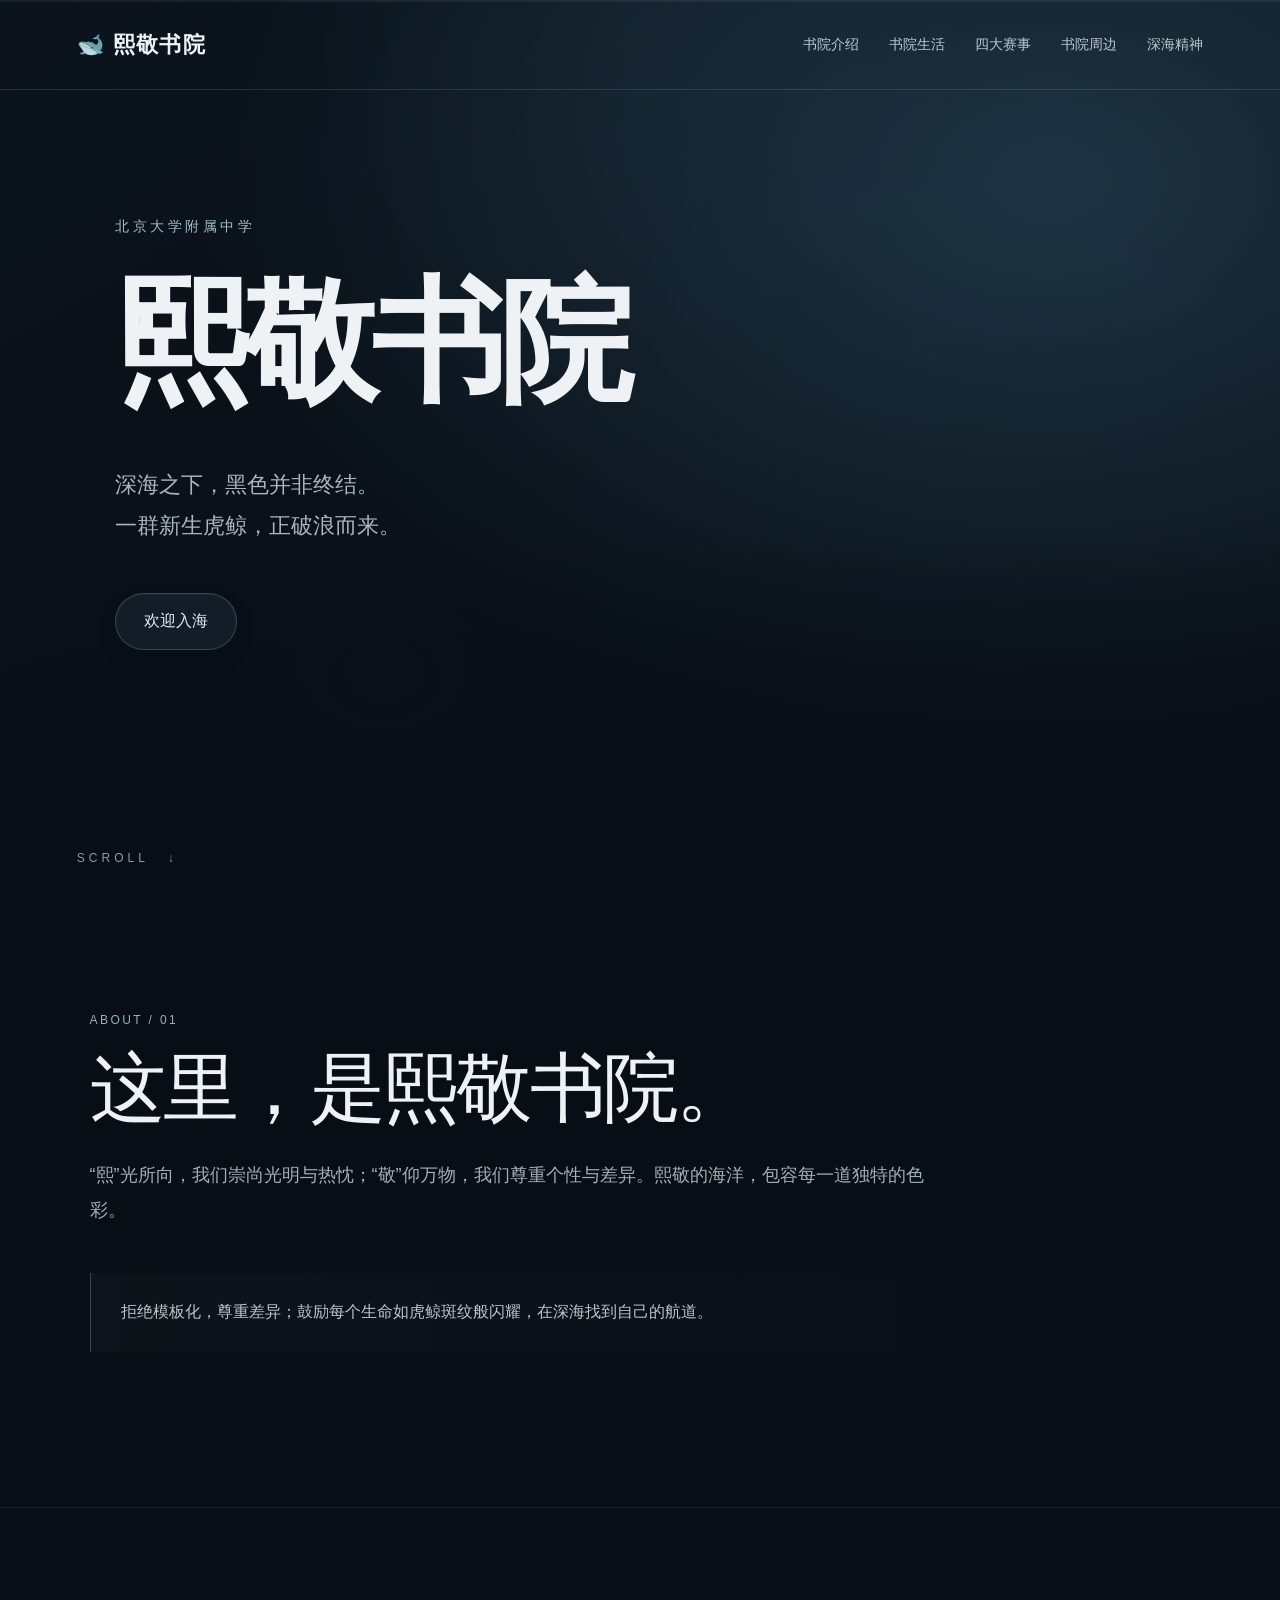
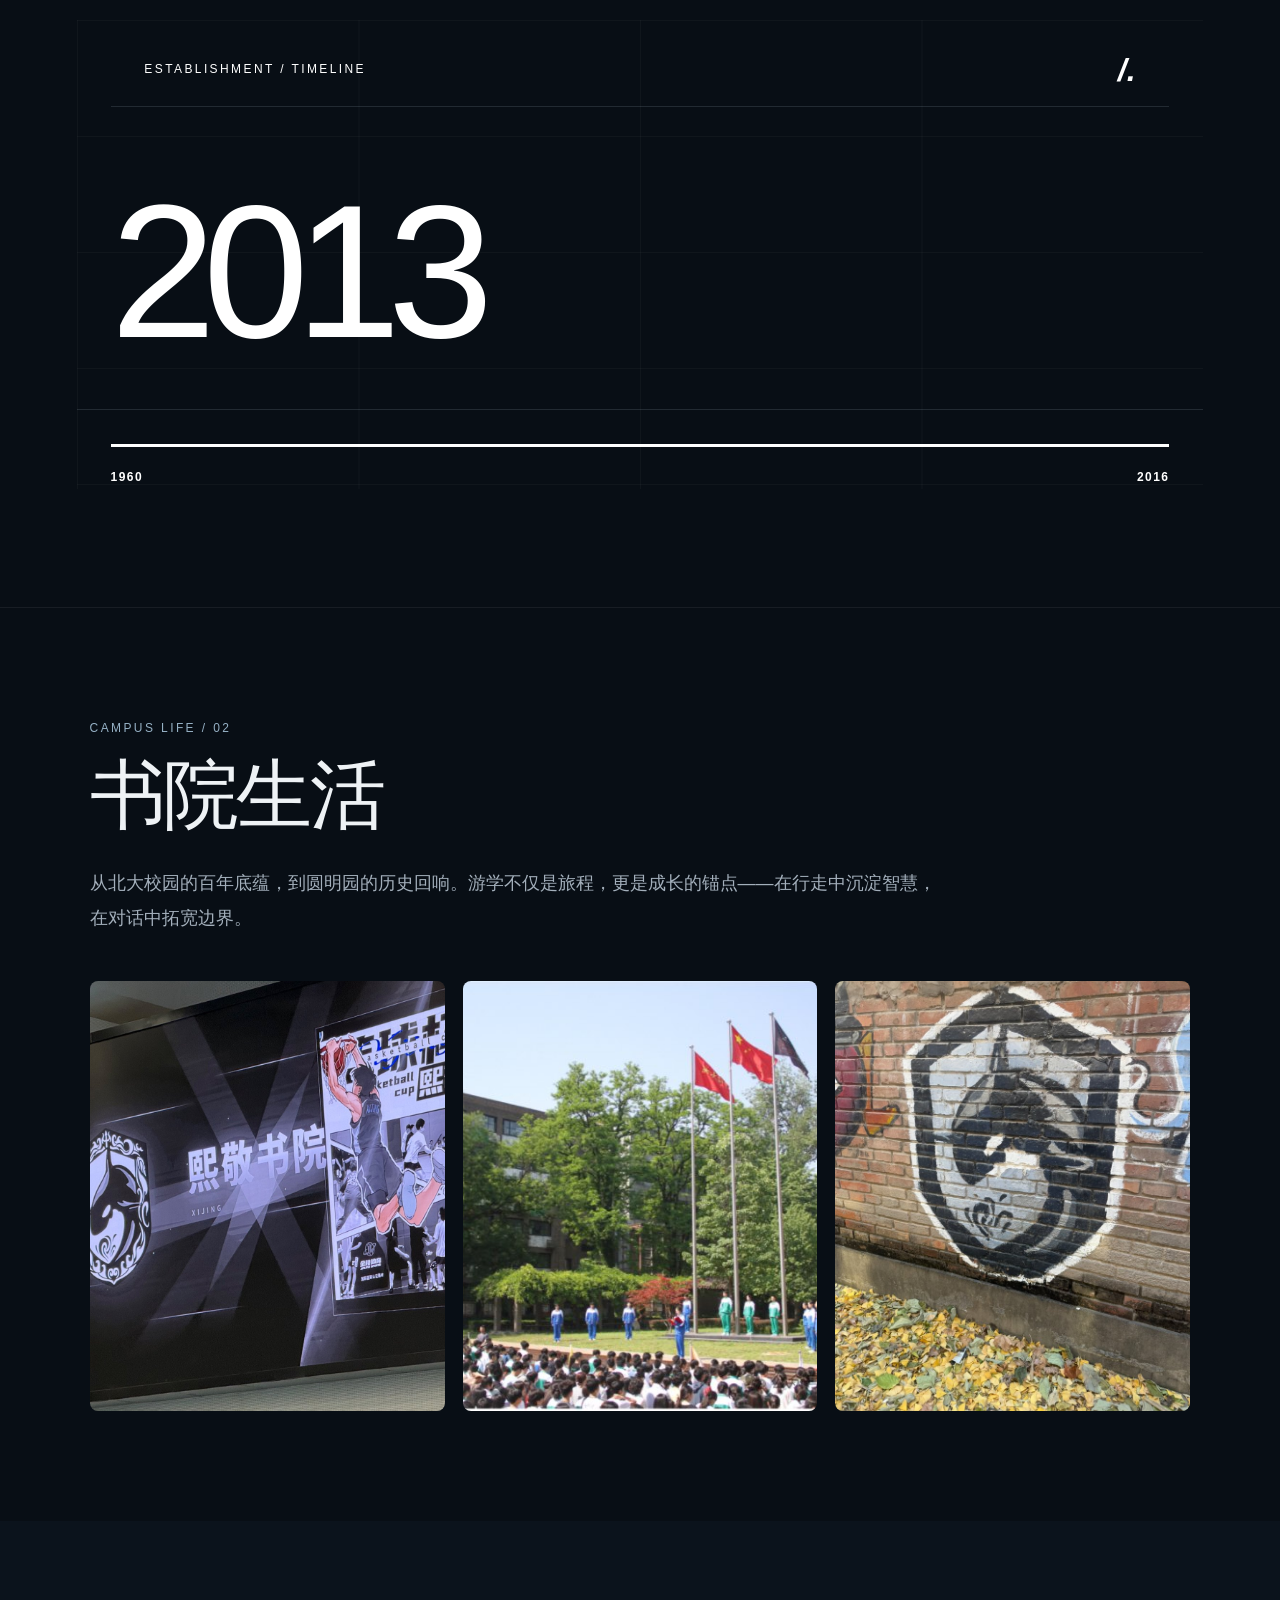
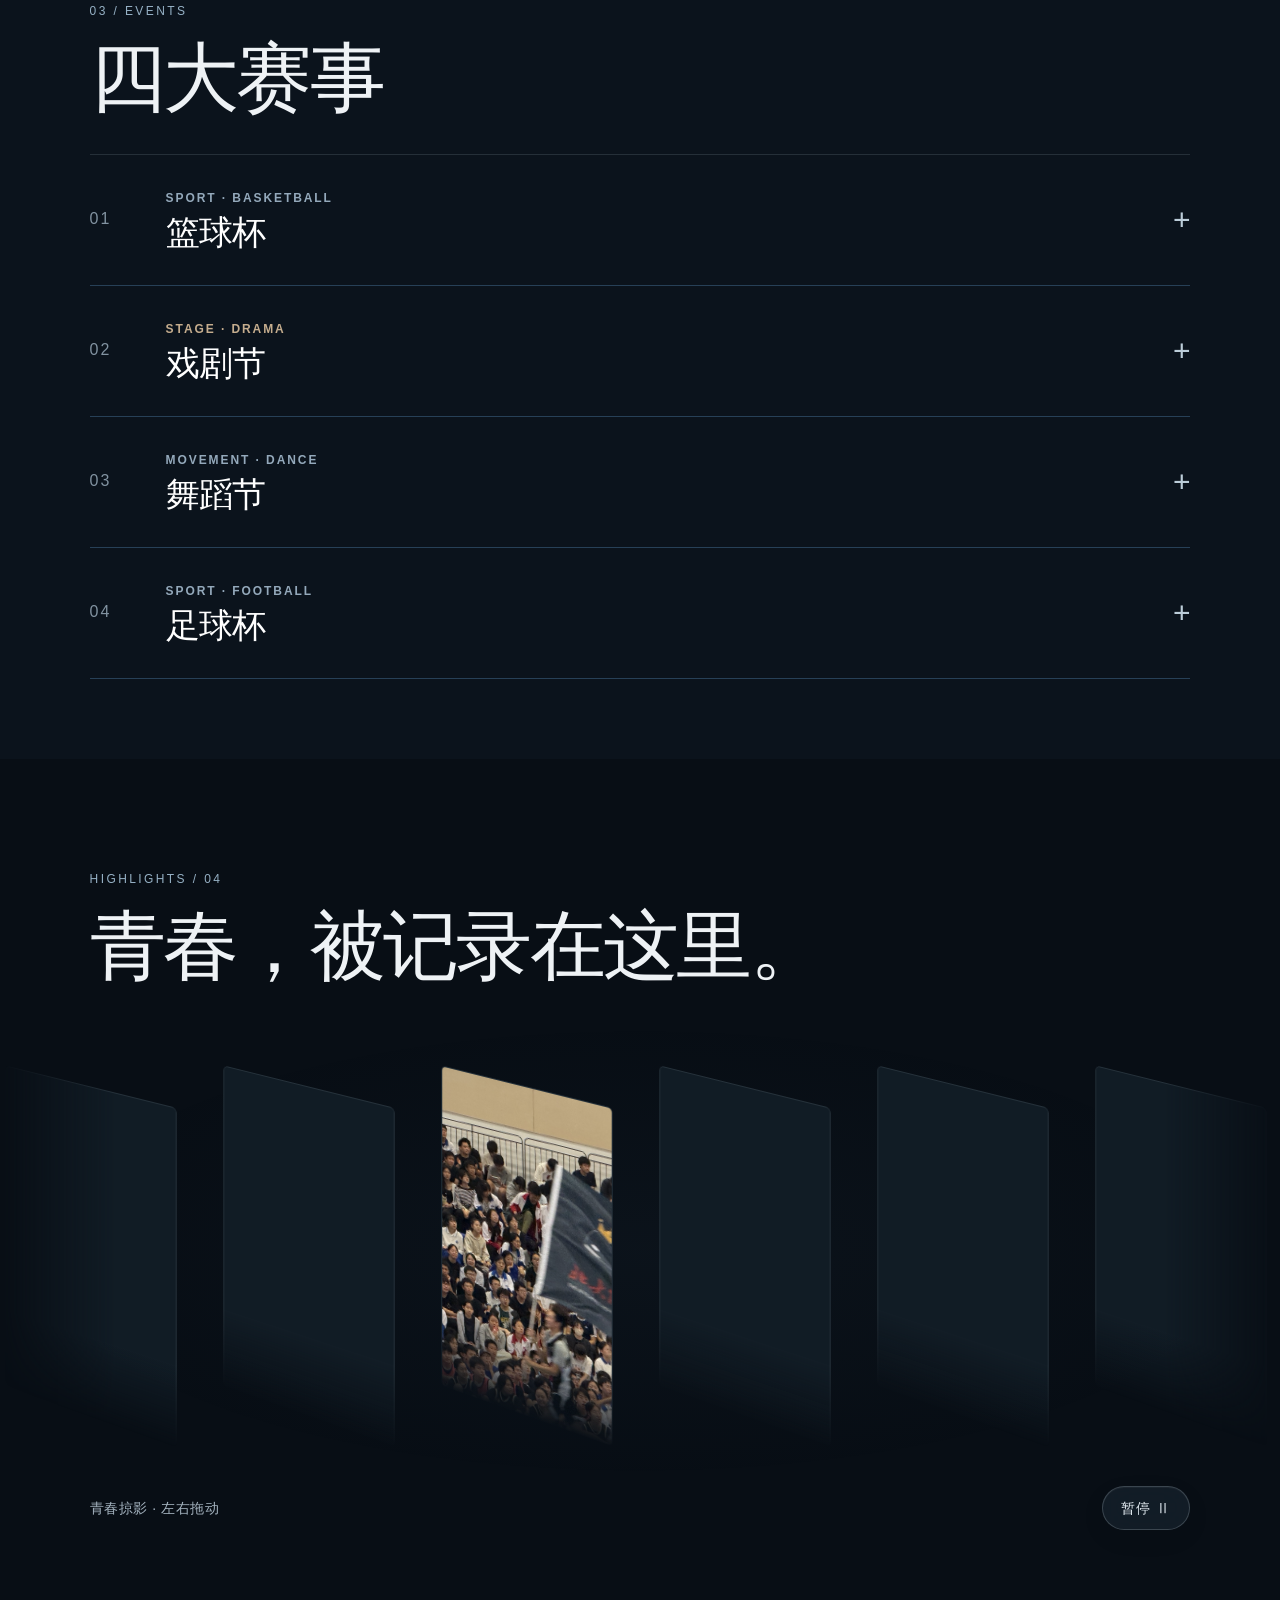
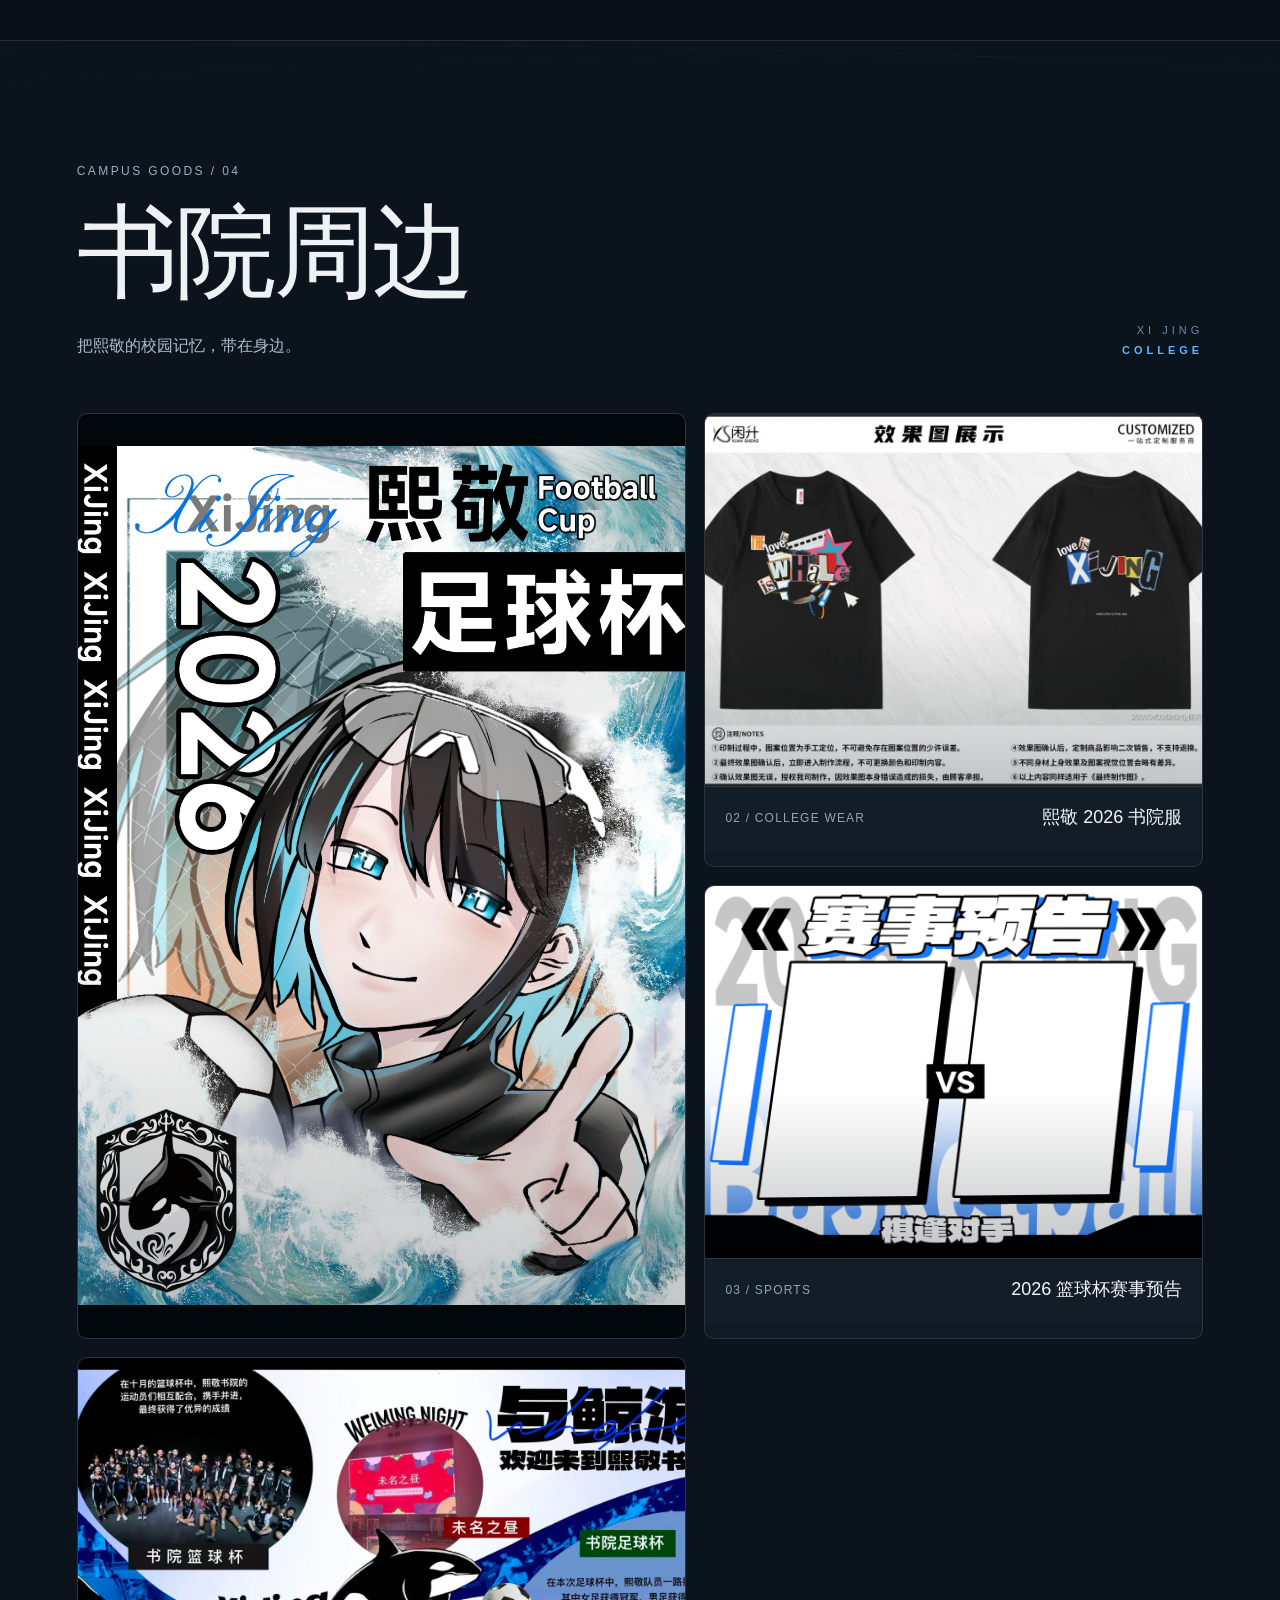
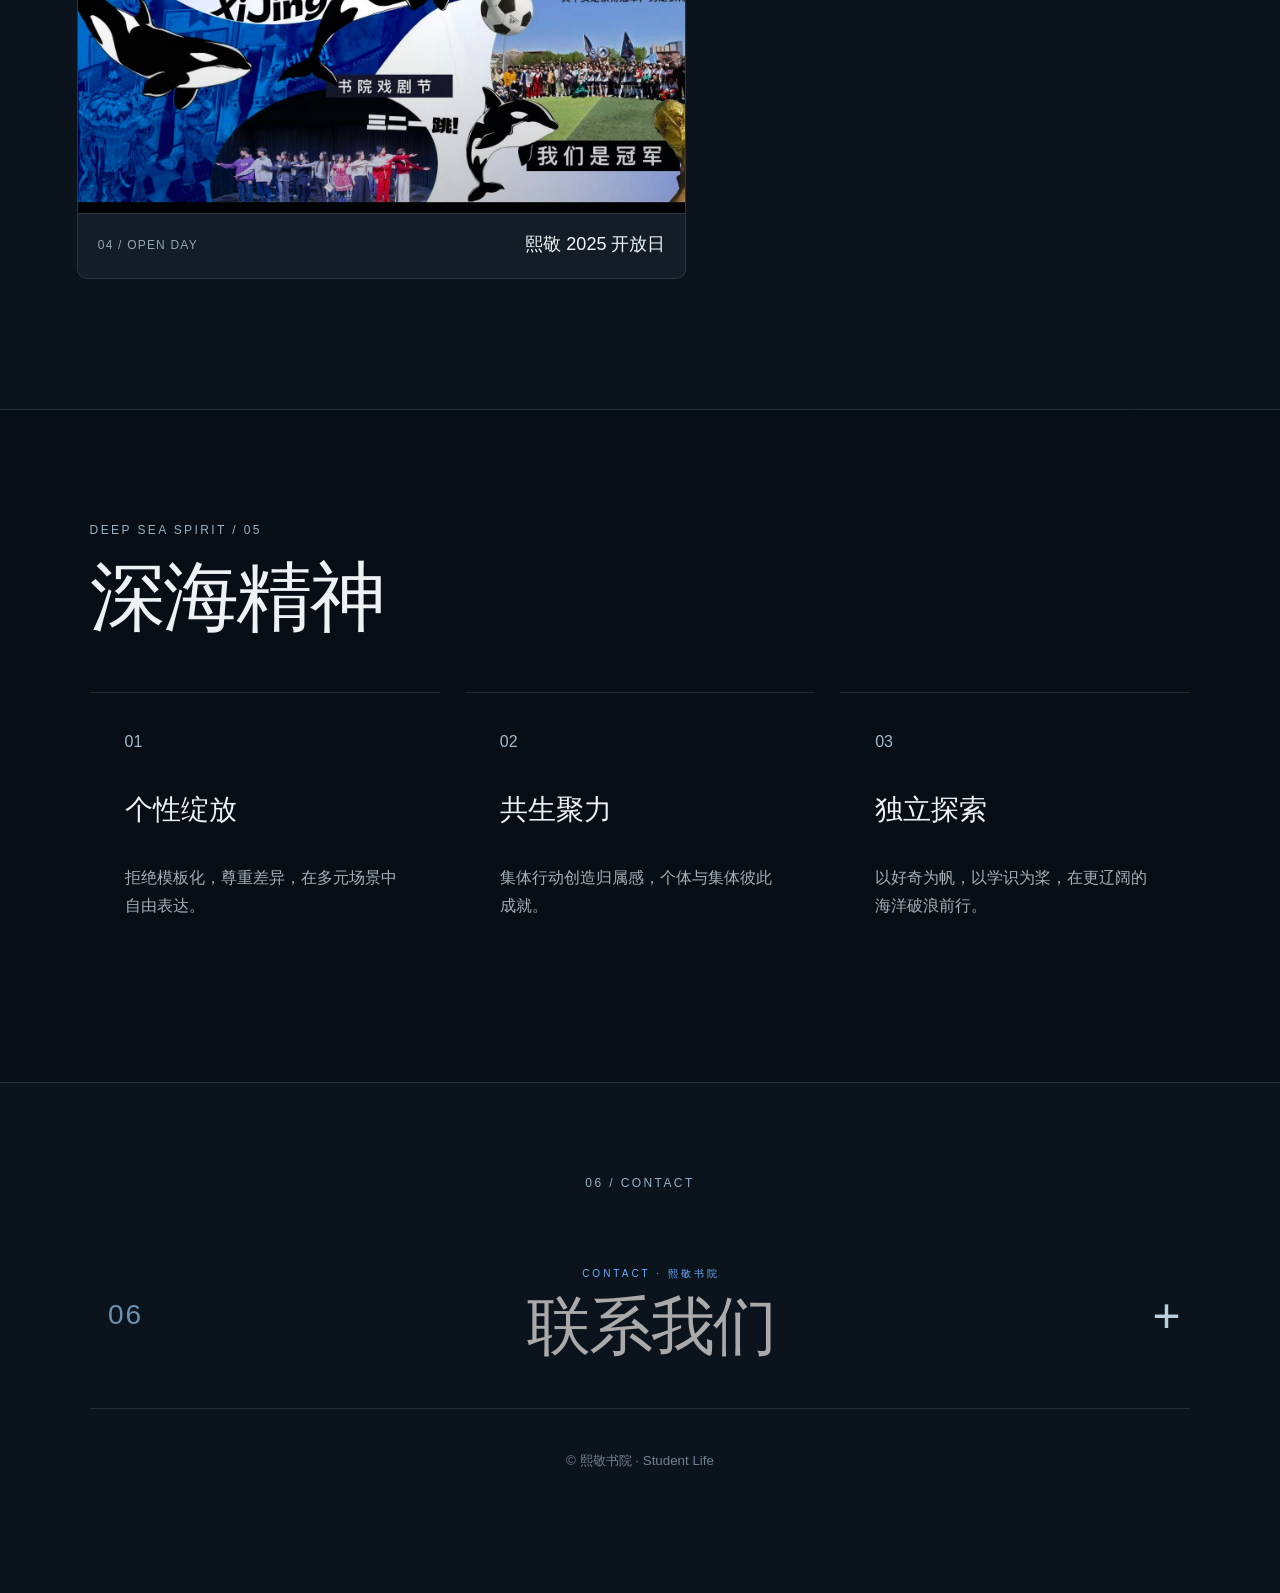
<file: index.html>
<!doctype html>
<html lang="zh-CN">
<head>
<meta charset="utf-8">
<meta name="viewport" content="width=device-width,initial-scale=1,viewport-fit=cover">
<meta name="theme-color" content="#050b13">
<title>熙敬书院｜欢迎入海 🐋</title>
<meta name="description" content="熙敬书院官网">
<link rel="stylesheet" href="style.css?v=20261004-compact">
<link rel="stylesheet" href="ticket.css">
<link rel="prefetch" href="drama.html">
<link rel="prefetch" href="drama.css">
<link rel="prefetch" href="drama.js">
<link rel="prefetch" href="drama-01.jpg">
<link rel="icon" href="data:image/svg+xml,%3Csvg xmlns='http://www.w3.org/2000/svg' viewBox='0 0 32 32'%3E%3Crect width='32' height='32' rx='8' fill='%2305070a'/%3E%3Cpath d='M7 11L25 23M25 11L7 23' stroke='%2355aaff' stroke-width='3'/%3E%3C/svg%3E">
<link rel="stylesheet" href="lanyard.css?v=20261004-natural">
</head>
<body>
<div class="progress" aria-hidden="true"><span></span></div>
<header class="hero" id="top">
  <nav>
    <a class="logo" href="#top" aria-label="返回首页">🐋 <span>熙敬书院</span></a>
    <div class="links" id="desktopNav">
      <a href="#intro">书院介绍</a><a href="#life">书院生活</a><a href="#events">四大赛事</a><a href="#around">书院周边</a><a href="#spirit">深海精神</a>
    </div>
    <button class="menu-btn" id="menuBtn" type="button" aria-label="打开菜单" aria-expanded="false"><i></i><i></i><i></i></button>
  </nav>
  <div class="mobile-menu" id="mobileMenu" aria-hidden="true">
    <a href="#intro">01　书院介绍</a><a href="#life">02　书院生活</a><a href="#events">03　四大赛事</a><a href="#around">04　书院周边</a><a href="#spirit">05　深海精神</a><a href="#contact">06　联系我们</a>
  </div>
  <div class="hero-content">
    <span>北京大学附属中学</span>
    <h1>熙敬书院</h1>
    <p>深海之下，黑色并非终结。<br>一群新生虎鲸，正破浪而来。</p>
    <a class="btn magnetic" href="#intro">欢迎入海</a>
  </div>
  <div class="hero-whale" aria-hidden="true"></div>
  <div class="scroll">SCROLL <span>↓</span></div>
  <div class="hero-swipe" aria-hidden="true"><span>左右滑动探索</span><i></i></div>
</header>

<main>
<section id="intro" class="section reveal">
  <div class="eyebrow">ABOUT / 01</div><h2>这里，是熙敬书院。</h2>
  <p>“熙”光所向，我们崇尚光明与热忱；“敬”仰万物，我们尊重个性与差异。熙敬的海洋，包容每一道独特的色彩。</p>
  <div class="quote">拒绝模板化，尊重差异；鼓励每个生命如虎鲸斑纹般闪耀，在深海找到自己的航道。</div>
</section>
<section id="history" class="history-section reveal" aria-label="熙敬书院成立时间轴">
  <div class="history-inner">
    <div class="history-head"><span class="eyebrow">ESTABLISHMENT / TIMELINE</span><span class="history-mark">/.</span></div>
    <div class="history-main">
      <div class="history-year" data-start="1960" data-end="2016" aria-live="polite">1960</div>
      <div class="history-copy"><span class="history-hint">YEAR OF ESTABLISHMENT</span><strong>熙敬书院成立</strong></div>
    </div>
    <div class="history-line" aria-hidden="true"><span></span></div>
    <div class="history-range"><span>1960</span><span>2016</span></div>
  </div>
</section>
<section id="life" class="section reveal">
  <div class="eyebrow">CAMPUS LIFE / 02</div><h2>书院生活</h2>
  <p>从北大校园的百年底蕴，到圆明园的历史回响。游学不仅是旅程，更是成长的锚点——在行走中沉淀智慧，在对话中拓宽边界。</p>
  <div class="gallery three touch-gallery"><img src="life-01.jpg" alt="书院生活记录"><img src="life-02.jpg" alt="校园活动记录"><img src="life-03.jpg" alt="书院日常记录"></div>
</section>
<section id="events" class="section dark reveal">
  <div class="eyebrow">03 / EVENTS</div><h2 class="events-heading">四大赛事</h2><p class="events-intro">这里，青春的热力永不冻结。</p>
  <div class="cards touch-cards expandable-events">
    <article class="event-card basketball-event" id="basketballEvent" tabindex="0" aria-expanded="false">
      <button class="event-toggle" id="basketballTrigger" type="button" aria-expanded="false" aria-haspopup="dialog" aria-controls="basketballDialog" data-number="01">
        <span class="event-icon">🏀</span><span class="event-title"><small>SPORT · BASKETBALL</small><strong>篮球杯</strong></span><span class="card-arrow">↗</span>
      </button>
      <div class="event-detail"><div class="event-detail-inner">
        <p>篮球杯可是熙敬书院的拿手好戏！在往年的篮球岁月中，熙敬书院一次次的打败强力的对手，一次次把握紧张的生死战，一次次义无反顾的传球，都体现出了稳定发挥的实力。</p>
        <p>熙敬书院篮球杯的打法相较于传统的稳定得分增加了一些创造力，将每一个球员的特点和天赋都发挥到极致。抢板和内线身体拼抢激烈，中投稳定，快攻迅疾，关键时刻的三分好像成了熙敬的代名词。</p>
        <p>当然，有了球员的优势是不够的，组织进攻、串联球场、战术布置也是重要的一环，我们有着专业项目队王佳荣教练的莅临指导，也有着身高190+的项目队篮球生传授经验和陪练。</p></div>
      </div>
    </article>

    <article class="event-card drama-event" id="dramaEvent" tabindex="0" aria-expanded="false">
      <button class="event-toggle" id="dramaTrigger" type="button" aria-expanded="false" aria-haspopup="dialog" aria-controls="ticketDialog" data-number="02">
        <span class="event-title"><small>STAGE · DRAMA</small><strong>戏剧节</strong></span><span class="card-arrow" aria-hidden="true">+</span>
      </button>
      <noscript><a href="drama.html">进入戏剧节</a></noscript>
    </article>

    <article class="event-card" tabindex="0" aria-expanded="false">
      <button class="event-toggle" type="button" aria-expanded="false" data-number="03">
        <span class="event-icon">💃</span><span class="event-title"><small>MOVEMENT · DANCE</small><strong>舞蹈节</strong></span><span class="card-arrow">↗</span>
      </button>
      <div class="event-detail"><div class="event-detail-inner">
        <p>“掌心贴上镜面，冷意刺骨。</p>
        <p>抬头，与另一个自己对视。</p>
        <p>转身，影子亦步亦趋。</p>
        <p>忽然，黑暗里浮现人影——MBTI的幽灵们。</p>
        <p>微笑，挥手，无意识地模仿他们的姿态。</p>
        <p>“我”是谁？</p>
        <p>定义如浪，冲刷、塑造、囚禁。</p>
        <p>屈服？修剪自我，迎合世界的模具？</p>
        <p>或者——”</p></div>
      </div>
    </article>

    <article class="event-card" id="footballEvent" tabindex="0" aria-expanded="false">
      <button class="event-toggle" id="footballTrigger" type="button" aria-expanded="false" data-number="04">
        <span class="event-icon">⚽</span><span class="event-title"><small>SPORT · FOOTBALL</small><strong>足球杯</strong></span><span class="card-arrow">↗</span>
      </button>
      <div class="event-detail"><div class="event-detail-inner">
        <p>足球杯，是属于绿茵场的热血与坚持。</p>
        <p>这支年轻的队伍，正以惊人的成长速度和不断提升的战术素养，在强手如云的赛场上崭露锋芒。他们的每一次突破、每一脚传递，都彰显着熙敬人敢拼敢闯、追求卓越的信念。</p>
        <p>拼抢、传递、突破，每一次奔跑都在把团队的力量汇聚到一起。</p>
        <p class="champion">2026年的足球杯中，我们女足获得了冠军 🏆</p></div>
      </div>
    </article>
  </div>
</section>
<section class="section reveal highlights-section" id="highlights">
  <div class="eyebrow">HIGHLIGHTS / 04</div><h2>青春，被记录在这里。</h2>
  <div class="memory-gallery" aria-label="青春影像 3D 滑动画廊，左右拖动查看" tabindex="0">
    <div class="memory-track" id="memoryTrack"></div>
  </div>
  <div class="memory-controls"><span>青春掠影 · 左右拖动</span><button id="memoryToggle" type="button" aria-label="暂停图片滑动">暂停 Ⅱ</button></div>
</section>
<section id="around" class="around-section reveal">
  <div class="around-wave around-wave-top" aria-hidden="true"><span></span><span></span><span></span></div>
  <div class="around-inner">
    <div class="eyebrow">CAMPUS GOODS / 04</div>
    <div class="around-heading">
      <div>
        <h2>书院周边</h2>
        <p>把熙敬的校园记忆，带在身边。</p>
      </div>
      <span class="around-mark">XI JING<br><b>COLLEGE</b></span>
    </div>
    <div class="around-grid">
      <article class="around-card around-card-tall">
        <div class="around-image"><img src="football-cup.jpg" alt="熙敬2026足球杯海报"></div>
        <div class="around-meta"><span>01 / POSTER</span><strong>2026 足球杯</strong></div>
      </article>
      <article class="around-card">
        <div class="around-image"><img src="college-shirt.png" alt="熙敬2026书院服"></div>
        <div class="around-meta"><span>02 / COLLEGE WEAR</span><strong>熙敬 2026 书院服</strong></div>
      </article>
      <article class="around-card">
        <div class="around-image"><img src="basketball-preview.jpeg" alt="熙敬2026篮球杯赛事预告"></div>
        <div class="around-meta"><span>03 / SPORTS</span><strong>2026 篮球杯赛事预告</strong></div>
      </article>
      <article class="around-card around-card-wide">
        <div class="around-image"><img src="open-day.jpeg" alt="熙敬2025开放日展板"></div>
        <div class="around-meta"><span>04 / OPEN DAY</span><strong>熙敬 2025 开放日</strong></div>
      </article>
    </div>
  </div>
  <div class="around-wave around-wave-bottom" aria-hidden="true"><span></span><span></span><span></span></div>
</section>
<section id="spirit" class="section spirit reveal">
  <div class="eyebrow">DEEP SEA SPIRIT / 05</div><h2>深海精神</h2>
  <div class="spirit-grid">
    <div><span>01</span><h3>个性绽放</h3><p>拒绝模板化，尊重差异，在多元场景中自由表达。</p></div>
    <div><span>02</span><h3>共生聚力</h3><p>集体行动创造归属感，个体与集体彼此成就。</p></div>
    <div><span>03</span><h3>独立探索</h3><p>以好奇为帆，以学识为桨，在更辽阔的海洋破浪前行。</p></div>
  </div>
</section>
</main>
<footer id="contact" class="contact-section">
  <div class="contact-eyebrow">06 / CONTACT</div>
  <div class="contact-row">
    <div class="contact-title-wrap"><span class="contact-number">06</span><div><small>CONTACT · 熙敬书院</small><h2>联系我们</h2></div></div>
    <button class="contact-toggle" type="button" aria-expanded="false" aria-controls="contactDetail" aria-label="展开联系我们">+</button>
  </div>
  <div class="contact-detail" id="contactDetail" aria-hidden="true">
    <a class="contact-email" href="mailto:whire_142@qq.com">whire_142@qq.com</a>
  </div>
  <small class="contact-copy">© 熙敬书院 · Student Life</small>
</footer>

<div class="mobile-dock" id="mobileDock" aria-label="移动端快捷导航">
  <a href="#top" class="dock-item active"><span>⌂</span><em>首页</em></a>
  <a href="#intro" class="dock-item"><span>◉</span><em>书院</em></a>
  <a href="#life" class="dock-item"><span>✦</span><em>生活</em></a>
  <a href="#events" class="dock-item"><span>◆</span><em>赛事</em></a>
  <a href="#around" class="dock-item"><span>◇</span><em>周边</em></a>
  <button class="dock-item dock-menu" type="button"><span>☰</span><em>更多</em></button>
</div>
<div class="toast" id="toast" role="status" aria-live="polite"></div>
<dialog class="ticket-dialog" id="ticketDialog" aria-labelledby="ticketLabel" aria-describedby="ticketHint">
  <div class="ticket-portal" aria-hidden="true"></div>
  <button class="ticket-close" type="button" aria-label="关闭票根">关闭 <span aria-hidden="true">×</span></button>
  <div class="ticket-content">
    <p class="ticket-kicker" id="ticketLabel">熙敬戏剧节 · 入场券</p>
    <div class="ticket-arrival">
      <div class="ticket-plane" id="ticketPlane">
        <svg class="paper-ticket" id="paperTicket" viewBox="0 0 560 340" xmlns="http://www.w3.org/2000/svg" aria-label="浅棕色戏剧节票根，欢迎来到熙敬戏剧节">
          <defs>
            <linearGradient id="ticketPaper" x2=".35" y2="1"><stop stop-color="#e0cbae"/><stop offset="1" stop-color="#cfb18b"/></linearGradient>
            <linearGradient id="stubPaper" x2="0" y2="1"><stop stop-color="#d8bd99"/><stop offset="1" stop-color="#c6a47e"/></linearGradient>
            <mask id="ticketHoles"><rect width="560" height="340" fill="white"/><g id="perforationHoles" fill="black"></g></mask>
          </defs>
          <g id="ticketMain" mask="url(#ticketHoles)">
            <path id="mainPaper" fill="url(#ticketPaper)" stroke="#f8e8d1" stroke-opacity=".5" stroke-width="1"/>
            <g class="ticket-ink" fill="#3d3026">
              <text x="28" y="35" font-size="12" letter-spacing="2.3">XIJING / THEATRE</text>
              <text x="390" y="35" text-anchor="end" font-size="11" letter-spacing="1.2">熙敬书院</text>
              <!-- Theatre Masks by j4p4n: https://openclipart.org/detail/318805/theatre-masks -->
              <image href="theatre-masks.png" x="28" y="80" width="145" height="159" opacity=".83"/>
              <path d="M190 88V239" stroke="#795d40" stroke-opacity=".25"/>
              <text x="213" y="112" font-size="17" letter-spacing="3">欢迎来到</text>
              <text x="211" y="156" font-size="29" font-family="Songti SC,STSong,serif" letter-spacing="3">熙敬戏剧节</text>
              <text x="213" y="192" font-size="10" letter-spacing="1">XIJING DRAMA FESTIVAL</text>
              <text x="213" y="229" font-size="14">帷幕落下，掌声响起。</text>
              <path d="M28 278H390" stroke="#795d40" stroke-opacity=".25"/>
              <text x="28" y="307" font-size="12" letter-spacing="2">熙敬书院 · 青春上演</text>
              <text x="390" y="307" text-anchor="end" font-size="11">NO. 001</text>
            </g>
          </g>
          <g id="ticketFibres" fill="none" stroke="#e1caaa" stroke-linecap="round"></g>
          <g id="ticketStub" mask="url(#ticketHoles)">
            <path id="stubPaperShape" fill="url(#stubPaper)" stroke="#f6e1c4" stroke-opacity=".45"/>
            <g fill="#453427" class="ticket-ink" text-anchor="middle">
              <text x="490" y="52" font-size="11" letter-spacing="1.2">ADMIT ONE</text>
              <text x="490" y="124" font-size="24" font-family="Songti SC,STSong,serif" letter-spacing="3">入场联</text>
              <text x="490" y="155" font-size="10" letter-spacing="1.5">XJ · DRAMA</text>
              <g id="ticketBarcode"></g>
              <text x="490" y="301" font-size="13" letter-spacing="2">请撕开</text>
            </g>
          </g>
        </svg>
        <button class="ticket-tear" id="ticketTear" type="button" aria-label="撕开票根，进入戏剧节" aria-describedby="ticketHint"></button>
      </div>
    </div>
    <p class="ticket-hint" id="ticketHint">请撕开以进入戏剧节</p>
    <p class="ticket-help">从右侧票联上端或下端撕开 · 松手入场</p>
    <button class="ticket-replay" id="ticketReplay" type="button" hidden>再撕一次</button>
    <p class="ticket-status" id="ticketStatus" role="status" aria-live="polite"></p>
  </div>
</dialog>
<script src="script.js?v=classic-football"></script>
<script src="ticket.js"></script>
<dialog class="pass-dialog" id="basketballDialog" aria-label="篮球杯工作牌" aria-describedby="passHint">
  <div class="pass-stage">
    <div class="pass-fallback" hidden><img src="basketball-pass.png" alt="熙敬书院篮球杯工作牌"><button type="button" aria-label="点击头像预览篮球杯入场"></button></div>
  </div>
  <button class="pass-close" type="button" aria-label="关闭篮球杯工作牌">关闭 ×</button>
  <button class="pass-keyboard" type="button">点击头像进入篮球杯</button>
  <div class="pass-copy"><p id="passHint" aria-live="polite">请点击头像以进入篮球杯</p><p class="pass-help" aria-hidden="true"></p><button class="pass-replay" type="button" hidden>再看一次</button></div>
</dialog>
<script type="module" src="lanyard.js?v=20261004-gallery2"></script>



</body>
</html>
</file>
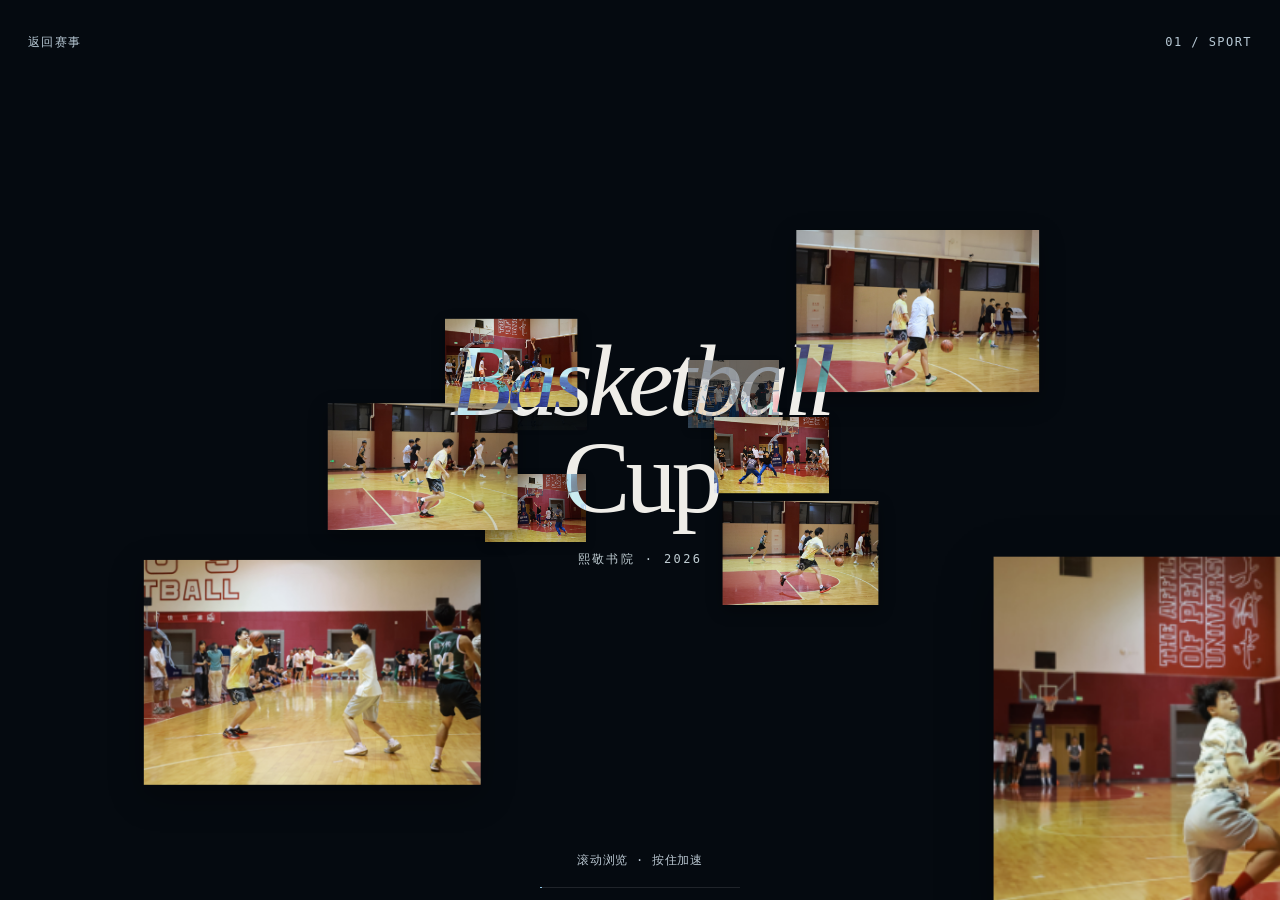
<file: basketball.html>
<!doctype html><html lang="en"><head><meta charset="utf-8"><meta name="viewport" content="width=device-width,initial-scale=1,viewport-fit=cover"><title>Basketball Cup · 熙敬书院</title><link rel="stylesheet" href="basketball.css?v=2"></head><body><main class="gallery-shell"><div class="topline"><a class="back" href="index.html#events">返回赛事</a><span>01 / SPORT</span></div><div class="gallery" aria-label="Basketball Cup photography gallery"><img class="photo" src="basketball-images-01.jpeg" alt="Basketball Cup photograph 1" draggable="false"><img class="photo" src="basketball-images-02.jpeg" alt="Basketball Cup photograph 2" draggable="false"><img class="photo" src="basketball-images-03.jpeg" alt="Basketball Cup photograph 3" draggable="false"><img class="photo" src="basketball-images-04.jpeg" alt="Basketball Cup photograph 4" draggable="false"><img class="photo" src="basketball-images-05.jpeg" alt="Basketball Cup photograph 5" draggable="false"><img class="photo" src="basketball-images-06.jpeg" alt="Basketball Cup photograph 6" draggable="false"><img class="photo" src="basketball-images-07.jpeg" alt="Basketball Cup photograph 7" draggable="false"><img class="photo" src="basketball-images-08.jpeg" alt="Basketball Cup photograph 8" draggable="false"><img class="photo" src="basketball-images-09.jpeg" alt="Basketball Cup photograph 9" draggable="false"><img class="photo" src="basketball-images-10.jpeg" alt="Basketball Cup photograph 10" draggable="false"></div><div class="title"><div><h1><em>Basketball</em><br>Cup</h1><small>熙敬书院 · 2026</small></div></div><div class="hint"><span class="desktop-hint">滚动浏览 · 按住加速</span><span class="touch-hint">长按加速 · 松手恢复 · 滑动浏览</span></div><div class="progress"><span></span></div></main><script type="module" src="basketball.js?v=2"></script></body></html>
</file>
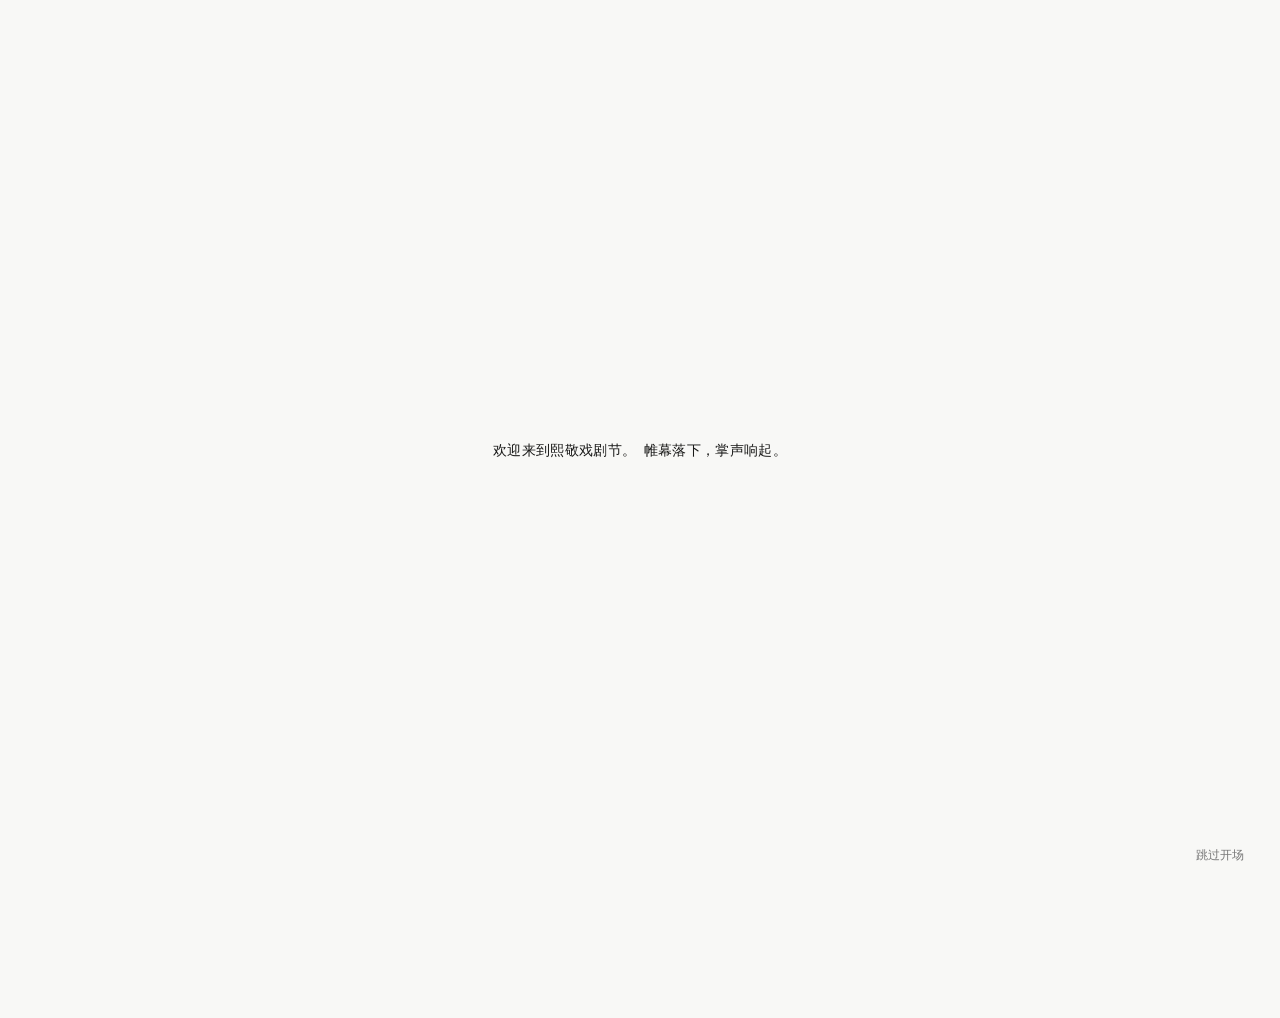
<file: drama.html>
<!doctype html>
<html lang="zh-CN">
<head>
<meta charset="utf-8"><meta name="viewport" content="width=device-width,initial-scale=1,viewport-fit=cover">
<meta name="theme-color" content="#f8f8f6"><title>欢迎来到熙敬戏剧节</title>
<meta name="description" content="帷幕落下，掌声响起。熙敬戏剧节舞台影像。">
<link rel="stylesheet" href="drama.css">
<link rel="icon" href="data:image/svg+xml,%3Csvg xmlns='http://www.w3.org/2000/svg' viewBox='0 0 32 32'%3E%3Crect width='32' height='32' fill='%23161616'/%3E%3Ctext x='16' y='24' text-anchor='middle' font-size='23' fill='white'%3E熙%3C/text%3E%3C/svg%3E">
</head>
<body class="is-opening" data-opening-phase="text">
<div class="opening-copy" id="openingCopy" aria-live="off"><p><span>欢迎来到熙敬戏剧节。</span><span>帷幕落下，掌声响起。</span></p></div>
<button class="opening-skip" id="openingSkip" type="button" hidden>跳过开场</button>
<header class="drama-nav"><a class="wordmark" href="index.html#events">熙敬戏剧节</a><span class="nav-edition">XIJING / THEATRE</span><a class="return-link" href="index.html#events">返回书院</a></header>
<main>
  <div class="drama-heading"><p class="edition">A MOMENT ON STAGE</p><h1>欢迎来到熙敬戏剧节</h1><p class="drama-line">帷幕落下，掌声响起。</p></div>
  <section class="exhibition" aria-label="戏剧节影像展，共十张照片">
    <div class="scene" id="scene" tabindex="0" role="region" aria-roledescription="轮播图" aria-label="左右拖动或使用方向键切换照片">
      <div class="scene-camera" id="sceneCamera"><button class="scene-photo" type="button" data-index="0" aria-label="展开第 1 张：聚光灯下的舞台表演" tabindex="0"><img src="drama-01.jpg" width="1536" height="1024" alt="聚光灯下的舞台表演" draggable="false" decoding="async" fetchpriority=high></button><button class="scene-photo" type="button" data-index="1" aria-label="展开第 2 张：沙发上的独白" tabindex="-1"><img src="drama-02.jpg" width="1920" height="1280" alt="沙发上的独白" draggable="false" decoding="async" ></button><button class="scene-photo" type="button" data-index="2" aria-label="展开第 3 张：舞台上的群像" tabindex="-1"><img src="drama-03.jpg" width="1920" height="1280" alt="舞台上的群像" draggable="false" decoding="async" ></button><button class="scene-photo" type="button" data-index="3" aria-label="展开第 4 张：聚光灯下的身影" tabindex="-1"><img src="drama-04.jpg" width="1024" height="1536" alt="聚光灯下的身影" draggable="false" decoding="async" ></button><button class="scene-photo" type="button" data-index="4" aria-label="展开第 5 张：角色间的对话" tabindex="-1"><img src="drama-05.jpg" width="1920" height="1280" alt="角色间的对话" draggable="false" decoding="async" ></button><button class="scene-photo" type="button" data-index="5" aria-label="展开第 6 张：课桌旁的演出" tabindex="-1"><img src="drama-06.jpg" width="1920" height="1280" alt="课桌旁的演出" draggable="false" decoding="async" ></button><button class="scene-photo" type="button" data-index="6" aria-label="展开第 7 张：舞台上的两人对话" tabindex="-1"><img src="drama-07.jpg" width="1024" height="1536" alt="舞台上的两人对话" draggable="false" decoding="async" ></button><button class="scene-photo" type="button" data-index="7" aria-label="展开第 8 张：演出后的合影" tabindex="-1"><img src="drama-08.jpg" width="1536" height="1152" alt="演出后的合影" draggable="false" decoding="async" ></button><button class="scene-photo" type="button" data-index="8" aria-label="展开第 9 张：观众与演员的大合影" tabindex="-1"><img src="drama-09.jpg" width="1536" height="1024" alt="观众与演员的大合影" draggable="false" decoding="async" ></button><button class="scene-photo" type="button" data-index="9" aria-label="展开第 10 张：谢幕时的集体合影" tabindex="-1"><img src="drama-10.jpg" width="1440" height="1080" alt="谢幕时的集体合影" draggable="false" decoding="async" ></button></div>
    </div>
    <div class="gallery-caption"><span class="frame-index" id="frameIndex" aria-live="polite">01 / 10</span><button class="expand-control" id="expandPhoto" type="button">展开影像</button></div>
    <div class="gallery-controls"><button id="previousPhoto" type="button" aria-label="上一张照片">上一张</button><p>拖动浏览 · 点击展开</p><button id="nextPhoto" type="button" aria-label="下一张照片">下一张</button></div>
  </section>
</main>
<footer class="drama-footer"><span>熙敬书院</span><span>帷幕落下，掌声响起。</span><span>THEATRE / MEMORIES</span></footer>
<dialog class="photo-viewer" id="photoViewer" aria-label="戏剧节照片大图">
  <div class="viewer-toolbar"><span id="viewerCount">01 / 10</span><button id="closeViewer" type="button" aria-label="关闭大图">关闭 <span aria-hidden="true">×</span></button></div>
  <div class="viewer-image-wrap"><img id="viewerImage" alt=""></div>
  <div class="viewer-controls"><button id="viewerPrevious" type="button">上一张</button><p id="viewerCaption"></p><button id="viewerNext" type="button">下一张</button></div>
</dialog>
<noscript><style>.is-opening .opening-copy{display:none}.is-opening{overflow:auto}.is-opening .drama-nav,.is-opening .drama-heading,.is-opening .gallery-caption,.is-opening .gallery-controls,.is-opening .drama-footer{opacity:1;pointer-events:auto}</style></noscript>
<script src="drama.js"></script>
</body></html>
</file>
<file: style.css>
*{box-sizing:border-box}html{scroll-behavior:smooth;scroll-padding-top:72px}body{margin:0;background:#05070a;color:#f5f5f5;font-family:-apple-system,BlinkMacSystemFont,"PingFang SC","Microsoft YaHei",sans-serif;line-height:1.8;overflow-x:hidden}body.menu-open{overflow:hidden}a{color:inherit;text-decoration:none}.progress{position:fixed;z-index:100;top:0;left:0;width:100%;height:2px;background:#ffffff10}.progress span{display:block;width:0;height:100%;background:#2f8cff;transition:width .08s linear}.hero{min-height:100svh;position:relative;overflow:hidden;background:radial-gradient(circle at 75% 25%,#1b3154 0%,transparent 32%),linear-gradient(135deg,#02050a 0%,#07111f 48%,#0d1424 100%)}.hero:before{content:"";position:absolute;inset:0;background:radial-gradient(circle at 72% 36%,#198fd844,transparent 34%),linear-gradient(180deg,#0007,transparent 45%,#02060dcc);pointer-events:none}.hero:after{content:"";position:absolute;inset:-10%;background:radial-gradient(circle at 50% 10%,#75cfff16,transparent 28%);animation:water 7s ease-in-out infinite alternate;pointer-events:none}.hero-whale{position:absolute;inset:0;pointer-events:none;opacity:.5;background:radial-gradient(ellipse at 72% 38%,#4aa9d91a 0%,transparent 35%),radial-gradient(ellipse at 30% 75%,#2f8cff10 0%,transparent 28%)}.hero nav{position:relative;z-index:5;display:flex;justify-content:space-between;align-items:center;padding:22px 6%;border-bottom:1px solid #ffffff18}.logo{font-size:22px;font-weight:800;letter-spacing:.5px}.links{display:flex;gap:28px;font-size:14px;color:#ddd}.links a{position:relative;padding:8px 0}.links a:after{content:"";position:absolute;left:0;bottom:0;width:0;height:1px;background:#2f8cff;transition:.3s}.links a:hover:after{width:100%}.menu-btn{display:none;width:44px;height:44px;border:1px solid #ffffff22;background:#ffffff08;border-radius:50%;padding:10px}.menu-btn i{display:block;height:1px;background:#fff;margin:5px 0;transition:.3s}.mobile-menu{display:none}.hero-content{position:relative;z-index:3;min-height:76svh;display:flex;flex-direction:column;justify-content:center;padding:7% 10%}.hero-content span{letter-spacing:5px;color:#66b5ff;font-size:13px}.hero h1{font-size:clamp(64px,12vw,150px);line-height:.95;margin:15px 0;font-weight:900;letter-spacing:-5px;text-shadow:0 12px 50px #000}.hero p{font-size:clamp(18px,2vw,28px);color:#ddd}.btn{width:max-content;margin-top:25px;padding:12px 28px;border:1px solid #328dff;border-radius:99px;background:#1677ff;color:#fff;transition:.3s}.btn b{margin-left:12px}.btn:hover{transform:translateY(-4px);box-shadow:0 12px 40px #1677ff44}.scroll{position:absolute;z-index:3;bottom:30px;left:6%;font-size:10px;letter-spacing:4px;color:#aaa}.scroll span{margin-left:12px}.hero-swipe{display:none}.section{padding:110px 7%;max-width:1400px;margin:auto}.section h2{font-size:clamp(40px,6vw,76px);line-height:1.1;margin:10px 0 25px}.section>p{max-width:850px;color:#bcbcbc;font-size:18px}.eyebrow{font-size:11px;letter-spacing:4px;color:#55aaff}.quote{margin:45px 0;padding:25px 30px;border-left:2px solid #2f8cff;background:#ffffff06;color:#ddd}.gallery{display:grid;gap:18px;margin-top:45px}.gallery.three{grid-template-columns:repeat(3,1fr)}.gallery img{width:100%;height:430px;object-fit:cover;border-radius:18px;transition:transform .5s,filter .5s}.gallery img:hover{transform:scale(1.025);filter:saturate(1.1)}.dark{max-width:none;background:#101115}.cards{display:grid;grid-template-columns:repeat(4,1fr);gap:18px;margin-top:45px}.cards article{position:relative;padding:35px 25px;min-height:240px;border:1px solid #ffffff12;border-radius:22px;background:#17181d;transition:.4s;outline:none}.cards article:hover,.cards article:focus-visible{transform:translateY(-10px);border-color:#2f8cff44}.cards b{font-size:34px}.cards h3{font-size:25px}.cards p{color:#999}.card-arrow{position:absolute;right:22px;bottom:18px;color:#55aaff;font-size:22px}.slider{height:520px;position:relative;margin-top:45px;overflow:hidden;border-radius:18px;touch-action:pan-y}.slider .slide{position:absolute;inset:0;width:100%;height:100%;object-fit:cover;opacity:0;transition:opacity .8s;user-select:none}.slider .slide.active{opacity:1}.slide-btn{position:absolute;z-index:3;top:50%;transform:translateY(-50%);width:46px;height:46px;border-radius:50%;border:1px solid #ffffff55;background:#05070a88;color:#fff;font-size:34px;line-height:1}.slide-btn.prev{left:18px}.slide-btn.next{right:18px}.dots{text-align:center;margin-top:18px}.dot{width:8px;height:8px;border:0;border-radius:50%;background:#555;margin:5px;padding:0;transition:.25s}.dot.active{background:#2f8cff;width:24px;border-radius:8px}.spirit-grid{display:grid;grid-template-columns:repeat(3,1fr);gap:25px;margin-top:50px}.spirit-grid>div{padding:35px;border-top:1px solid #ffffff25}.spirit-grid span{color:#55aaff}.spirit-grid h3{font-size:28px}.spirit-grid p{color:#aaa}footer{text-align:center;padding:80px 20px;border-top:1px solid #ffffff12;color:#aaa}.footer-logo{font-size:25px;font-weight:800;color:#fff}footer small{color:#666}.reveal{opacity:0;transform:translateY(30px);transition:opacity .8s,transform .8s}.reveal.visible{opacity:1;transform:none}.mobile-dock{display:none}.toast{position:fixed;z-index:120;left:50%;bottom:90px;transform:translate(-50%,20px);padding:10px 16px;border:1px solid #ffffff1c;border-radius:999px;background:#10151ddd;color:#fff;opacity:0;pointer-events:none;transition:.3s;font-size:13px}.toast.show{opacity:1;transform:translate(-50%,0)}@keyframes water{from{transform:translate3d(-1%,0,0) scale(1)}to{transform:translate3d(1%,2%,0) scale(1.04)}}

@media(max-width:800px){
  html{scroll-padding-top:64px}body{padding-bottom:74px}.hero{min-height:92svh;background-position:62% center}.hero-whale{opacity:.45}.hero nav{padding:14px 18px;background:#03070acc;backdrop-filter:blur(14px)}.logo{font-size:18px}.links{display:none}.menu-btn{display:block}.menu-btn.open i:nth-child(1){transform:translateY(6px) rotate(45deg)}.menu-btn.open i:nth-child(2){opacity:0}.menu-btn.open i:nth-child(3){transform:translateY(-6px) rotate(-45deg)}.mobile-menu{position:fixed;z-index:4;display:flex;flex-direction:column;gap:8px;top:64px;left:12px;right:12px;padding:14px;background:#08101af2;border:1px solid #ffffff18;border-radius:20px;backdrop-filter:blur(18px);opacity:0;visibility:hidden;transform:translateY(-12px);transition:.3s}.mobile-menu.open{opacity:1;visibility:visible;transform:none}.mobile-menu a{padding:14px 12px;border-radius:12px;color:#ddd;border-bottom:1px solid #ffffff0b}.mobile-menu a:active{background:#2f8cff18;color:#fff}.hero-content{min-height:72svh;padding:10% 7% 18%;justify-content:flex-end}.hero-content span{font-size:10px;letter-spacing:3px}.hero h1{font-size:clamp(54px,18vw,90px);letter-spacing:-3px;margin:10px 0}.hero p{font-size:17px;line-height:1.75;margin:4px 0}.btn{padding:12px 22px;margin-top:18px}.scroll{display:none}.hero-swipe{display:flex;position:absolute;z-index:3;bottom:34px;right:7%;align-items:center;gap:10px;color:#aeb9c7;font-size:10px;letter-spacing:2px}.hero-swipe i{display:block;width:38px;height:1px;background:linear-gradient(90deg,#2f8cff,transparent);position:relative}.hero-swipe i:after{content:"";position:absolute;right:0;top:-3px;width:6px;height:6px;border-right:1px solid #2f8cff;border-top:1px solid #2f8cff;transform:rotate(45deg)}.section{padding:70px 6%}.section h2{font-size:clamp(38px,11vw,58px);margin-bottom:18px}.section>p{font-size:16px;line-height:1.9}.quote{margin:30px 0;padding:20px 18px;font-size:14px}.gallery.three{display:flex;overflow-x:auto;scroll-snap-type:x mandatory;gap:12px;padding-bottom:8px;margin-top:30px;scrollbar-width:none}.gallery.three::-webkit-scrollbar{display:none}.gallery img{flex:0 0 78vw;height:330px;scroll-snap-align:start;border-radius:16px}.cards{display:flex;overflow-x:auto;scroll-snap-type:x mandatory;gap:12px;margin-top:30px;padding:4px 2px 14px;scrollbar-width:none}.cards::-webkit-scrollbar{display:none}.cards article{flex:0 0 78vw;min-height:245px;scroll-snap-align:start;padding:28px 22px}.cards article:active{transform:scale(.98)}.dark{padding-left:6%;padding-right:0}.dark .eyebrow,.dark h2,.dark>p{margin-right:6%}.slider{height:70vw;min-height:250px;max-height:380px;margin-top:30px;border-radius:16px}.slide-btn{width:42px;height:42px;font-size:30px}.slide-btn.prev{left:10px}.slide-btn.next{right:10px}.dots{margin-top:12px}.spirit-grid{display:flex;overflow-x:auto;scroll-snap-type:x mandatory;gap:12px;margin-top:30px;padding-bottom:10px;scrollbar-width:none}.spirit-grid::-webkit-scrollbar{display:none}.spirit-grid>div{flex:0 0 78vw;scroll-snap-align:start;padding:25px 22px;background:#ffffff04;border-radius:16px;border:1px solid #ffffff10}.spirit-grid h3{font-size:25px}.spirit-grid p{font-size:14px}footer{padding:60px 20px 35px}.mobile-dock{position:fixed;z-index:110;display:flex;left:10px;right:10px;bottom:10px;padding:7px 6px calc(7px + env(safe-area-inset-bottom));background:#0b1018eF;border:1px solid #ffffff16;border-radius:20px;backdrop-filter:blur(18px);box-shadow:0 10px 35px #0008}.dock-item{flex:1;display:flex;flex-direction:column;align-items:center;justify-content:center;gap:1px;min-height:48px;border:0;background:transparent;color:#8490a0;border-radius:14px;font:inherit}.dock-item span{font-size:18px;line-height:1.2}.dock-item em{font-style:normal;font-size:10px}.dock-item.active{color:#fff;background:#2f8cff14}.dock-menu{cursor:pointer}.reveal{transform:translateY(20px)}
}
@media(prefers-reduced-motion:reduce){html{scroll-behavior:auto}.hero:after{animation:none}.reveal{transition:none}.btn,.cards article,.gallery img{transition:none}}

/* 四大赛事：可展开内容 */
.expandable-events{align-items:start}
.event-card{overflow:hidden!important;padding:0!important;min-height:0!important}
.event-toggle{width:100%;min-height:240px;padding:35px 25px;border:0;background:transparent;color:#fff;text-align:left;font:inherit;cursor:pointer;display:grid;grid-template-columns:auto 1fr auto;gap:18px;align-items:start}
.event-icon{font-size:34px;line-height:1}
.event-title{display:flex;flex-direction:column;gap:5px}
.event-title small{font-size:10px;letter-spacing:3px;color:#6faeff}
.event-title strong{font-size:25px;font-weight:800}
.event-toggle .card-arrow{position:static;justify-self:end;color:#5aaeff;transition:transform .35s}
.event-detail{display:grid;grid-template-rows:0fr;transition:grid-template-rows .45s ease,padding .45s ease;overflow:hidden;padding:0 25px}
.event-detail::before{content:'';min-height:0}
.event-detail p{min-height:0;margin:0;overflow:hidden;color:#bfc7d2;font-size:14px;line-height:1.95}
.event-card.is-open{border-color:#2f8cff55!important;background:linear-gradient(180deg,#1a202b,#11151c)!important}
.event-card.is-open .event-toggle{min-height:150px}
.event-card.is-open .event-toggle .card-arrow{transform:rotate(90deg)}
.event-card.is-open .event-detail{grid-template-rows:1fr;padding:0 25px 30px}
.event-card.is-open .event-detail p{margin:0 0 12px}
.event-card.is-open .event-detail p:last-child{margin-bottom:0}
.champion{color:#75bcff!important;font-weight:700}
@media(max-width:800px){
 .event-toggle{min-height:205px;padding:28px 22px}
 .event-card.is-open .event-toggle{min-height:125px}
 .event-detail{padding:0 22px}
 .event-card.is-open .event-detail{padding:0 22px 26px}
 .event-detail p{font-size:13px;line-height:1.9}
}


/* 四大赛事：参考移动端示意图的纵向展开列表 */
.dark{background:#07111c;padding-top:120px;padding-bottom:120px}
.events-heading{display:flex;align-items:baseline;gap:10px;white-space:nowrap}
.events-heading span{font-size:.34em;font-weight:700;letter-spacing:.02em;color:#7894b0}
.events-intro{display:none!important}
.expandable-events{display:block;margin-top:28px;border-top:1px solid #274057}
.expandable-events .event-card{border:0!important;border-bottom:1px solid #274057!important;border-radius:0!important;background:transparent!important;transform:none!important}
.expandable-events .event-toggle{min-height:132px;padding:24px 0;display:grid;grid-template-columns:72px 1fr 48px;gap:18px;align-items:center}
.expandable-events .event-icon{display:none}
.expandable-events .event-title{gap:7px}
.expandable-events .event-title small{font-size:12px;letter-spacing:4px;color:#7198ba;font-weight:700}
.expandable-events .event-title strong{font-size:46px;line-height:1.1;font-weight:900;letter-spacing:-1px}
.expandable-events .event-toggle:before{content:attr(data-number);grid-column:1;color:#6585a4;font-size:22px;letter-spacing:2px;align-self:center}
.expandable-events .event-toggle .card-arrow{font-size:0;justify-self:end;color:#68b4ff;transform:none!important}
.expandable-events .event-toggle .card-arrow:before{content:'+';font-size:40px;font-weight:300;line-height:1}
.expandable-events .event-card.is-open .event-toggle .card-arrow:before{content:'−'}
.expandable-events .event-detail{padding:0 48px 0 72px;grid-template-rows:0fr}
.expandable-events .event-card.is-open .event-detail{padding:0 48px 34px 72px;grid-template-rows:1fr}
.expandable-events .event-detail p{font-size:15px;line-height:1.9;max-width:850px}
.expandable-events .event-card.is-open .event-toggle{min-height:118px}

@media(max-width:800px){
 .dark{padding-top:82px;padding-bottom:90px;padding-right:6%}
 .dark .eyebrow,.dark h2,.dark>p{margin-right:0}
 .events-heading{font-size:clamp(46px,13vw,66px);gap:6px;letter-spacing:-2px}
 .events-heading span{font-size:.28em;letter-spacing:0;color:#6d8ca8}
 .expandable-events{margin-top:46px;border-top:1px solid #20374d;display:block;overflow:visible;padding:0}
 .expandable-events .event-card{width:100%;min-height:0;display:block;scroll-snap-align:none}
 .expandable-events .event-toggle{min-height:150px;padding:20px 0;grid-template-columns:58px 1fr 38px;gap:14px}
 .expandable-events .event-toggle:before{font-size:20px}
 .expandable-events .event-title small{font-size:11px;letter-spacing:4px}
 .expandable-events .event-title strong{font-size:42px;letter-spacing:-1.5px}
 .expandable-events .event-toggle .card-arrow:before{font-size:36px}
 .expandable-events .event-card.is-open .event-toggle{min-height:118px}
 .expandable-events .event-detail{padding:0 38px 0 72px}
 .expandable-events .event-card.is-open .event-detail{padding:0 20px 30px 72px}
 .expandable-events .event-detail p{font-size:14px;line-height:1.9}
}
@media(max-width:430px){
 .events-heading{font-size:clamp(43px,12.5vw,58px)}
 .expandable-events .event-toggle{grid-template-columns:52px 1fr 32px;gap:12px;min-height:142px}
 .expandable-events .event-title strong{font-size:37px}
 .expandable-events .event-title small{font-size:9px;letter-spacing:3px}
 .expandable-events .event-toggle:before{font-size:17px}
 .expandable-events .event-detail{padding-left:58px;padding-right:8px}
 .expandable-events .event-card.is-open .event-detail{padding-left:58px;padding-right:8px}
}


/* 四大赛事：初始状态隐藏详情，只有点击后才展开 */
.expandable-events .event-detail{
  display:block;
  max-height:0;
  opacity:0;
  overflow:hidden;
  padding-top:0!important;
  padding-bottom:0!important;
  transition:max-height .55s ease,opacity .35s ease,padding .45s ease;
}
.expandable-events .event-detail p{
  margin:0 0 12px;
}
.expandable-events .event-detail p:last-child{margin-bottom:0}
.expandable-events .event-card.is-open .event-detail{
  max-height:5000px;
  opacity:1;
  padding-top:0!important;
  padding-bottom:34px!important;
}
@media(max-width:800px){
  .expandable-events .event-card.is-open .event-detail{padding-bottom:30px!important}
}


/* 联系我们：默认隐藏，点击“＋”后才显示邮箱 */
.contact-section{background:#07111c;border-top:1px solid #274057;padding:90px 7% 120px;max-width:none}
.contact-eyebrow{font-size:11px;letter-spacing:4px;color:#55aaff;margin-bottom:28px}
.contact-row{display:grid;grid-template-columns:1fr 48px;gap:20px;align-items:center;border-bottom:1px solid #274057}
.contact-title-wrap{display:grid;grid-template-columns:72px 1fr;gap:18px;align-items:center;min-height:185px}
.contact-number{font-size:28px;color:#6f91af;letter-spacing:2px}
.contact-title-wrap small{display:block;font-size:10px;letter-spacing:3px;color:#6faeff;margin-bottom:5px}
.contact-title-wrap h2{font-size:clamp(36px,6vw,64px);line-height:1.05;margin:0;font-weight:900}
.contact-toggle{width:48px;height:48px;border:0;background:transparent;color:#5aaeff;font-size:48px;line-height:1;font-weight:300;cursor:pointer;transition:transform .35s ease}
.contact-detail{max-height:0;overflow:hidden;opacity:0;padding:0 90px;transition:max-height .45s ease,opacity .3s ease,padding .45s ease}
.contact-email{display:block;color:#75bcff;font-size:clamp(22px,3vw,34px);font-weight:700;letter-spacing:.5px;text-decoration:none}
.contact-section.is-open .contact-detail{max-height:180px;opacity:1;padding:28px 90px 38px}
.contact-section.is-open .contact-toggle{transform:rotate(45deg)}
.contact-copy{display:block;margin-top:40px;color:#718096}
@media(max-width:800px){
 .contact-section{padding:70px 6% 120px}
 .contact-row{grid-template-columns:1fr 42px}
 .contact-title-wrap{grid-template-columns:72px 1fr;min-height:150px;gap:12px}
 .contact-title-wrap h2{font-size:clamp(38px,11vw,58px)}
 .contact-detail{padding:0 84px}
 .contact-section.is-open .contact-detail{padding:24px 84px 30px}
 .contact-email{font-size:22px;word-break:break-all}
}


/* 书院周边：新增模块，仅作用于本模块。 */
.around-section{position:relative;overflow:hidden;background:#07111c;border-top:1px solid #274057;border-bottom:1px solid #274057;padding:120px 6% 130px}
.around-inner{position:relative;z-index:2;max-width:1400px;margin:0 auto}
.around-heading{display:flex;align-items:flex-end;justify-content:space-between;gap:30px;margin-top:8px}
.around-heading h2{font-size:clamp(52px,8vw,108px);line-height:.95;letter-spacing:-4px;margin:0 0 18px;font-weight:900}
.around-heading p{margin:0;color:#aebccc;font-size:16px}
.around-mark{font-size:11px;letter-spacing:4px;line-height:1.8;color:#6d8da9;text-align:right;white-space:nowrap}
.around-mark b{color:#68b4ff;font-weight:700}
.around-grid{display:grid;grid-template-columns:1.1fr .9fr;grid-template-rows:auto auto;gap:18px;margin-top:52px}
.around-card{position:relative;min-width:0;border:1px solid #274057;background:#091522;overflow:hidden;transition:transform .45s ease,border-color .45s ease,box-shadow .45s ease}
.around-card:hover{transform:translateY(-6px);border-color:#4a9ee1;box-shadow:0 18px 55px #0007}
.around-card-tall{grid-row:span 2}
.around-card-wide{grid-column:span 1}
.around-image{position:relative;overflow:hidden;background:#02070c;aspect-ratio:4/3}
.around-card-tall .around-image{height:100%;min-height:620px;aspect-ratio:auto}
.around-card-tall .around-image img{object-fit:contain;background:#02070c}
.around-image:after{content:"";position:absolute;inset:0;background:linear-gradient(180deg,transparent 55%,#02070c99);pointer-events:none}
.around-image img{display:block;width:100%;height:100%;object-fit:cover;transition:transform .8s cubic-bezier(.2,.75,.25,1)}
.around-card:hover .around-image img{transform:scale(1.045)}
.around-meta{display:flex;align-items:flex-end;justify-content:space-between;gap:20px;padding:18px 20px 21px;border-top:1px solid #274057;background:#091522}
.around-meta span{font-size:10px;letter-spacing:3px;color:#6687a4}
.around-meta strong{font-size:18px;line-height:1.35;text-align:right;color:#f2f6fa}
.around-wave{position:absolute;left:-5%;width:110%;height:100px;pointer-events:none;opacity:.6}
.around-wave span{position:absolute;left:-5%;width:110%;height:60px;border-top:1px solid #2f8cff55;border-radius:50% 50% 0 0;transform-origin:center}
.around-wave span:nth-child(1){top:28px;transform:rotate(1deg) scaleX(1.02)}
.around-wave span:nth-child(2){top:40px;opacity:.55;transform:rotate(-1deg) scaleX(1.04)}
.around-wave span:nth-child(3){top:52px;opacity:.3;transform:rotate(.7deg) scaleX(1.06)}.around-wave span{animation:aroundWave 9s ease-in-out infinite}.around-wave span:nth-child(2){animation-delay:-2.8s}.around-wave span:nth-child(3){animation-delay:-5.6s}@keyframes aroundWave{0%,100%{margin-left:-1.5%;transform:translateY(0) rotate(1deg) scaleX(1.02)}50%{margin-left:1.5%;transform:translateY(5px) rotate(-1deg) scaleX(1.05)}}
.around-wave-top{top:-22px}
.around-wave-bottom{bottom:-55px;transform:rotate(180deg)}
@media(max-width:800px){
 .around-section{padding:82px 6% 105px}
 .around-heading{align-items:flex-start}
 .around-heading h2{font-size:clamp(52px,16vw,74px);letter-spacing:-3px}
 .around-mark{display:none}
 .around-grid{display:flex;overflow-x:auto;scroll-snap-type:x mandatory;gap:12px;margin-top:38px;padding-bottom:12px;scrollbar-width:none}
 .around-grid::-webkit-scrollbar{display:none}
 .around-card,.around-card-tall,.around-card-wide{flex:0 0 82vw;grid-row:auto;grid-column:auto;scroll-snap-align:start}
 .around-card-tall .around-image{height:auto;min-height:0;aspect-ratio:4/5}
 .around-image{aspect-ratio:4/3}
 .around-meta{display:block;padding:16px 16px 18px}
 .around-meta span{display:block;margin-bottom:7px;font-size:9px}
 .around-meta strong{display:block;text-align:left;font-size:17px}
 .around-wave{height:70px}
}

/* 移动端底部导航：赛事后加入书院周边，保持六项均衡排列。 */
@media(max-width:800px){
  .mobile-dock .dock-item em{font-size:9px}
  .mobile-dock .dock-item span{font-size:17px}
}

/* 熙敬书院成立时间轴：滚动进入视口后才启动 1960 → 2016。 */
.history-section{position:relative;overflow:hidden;background:#05070a;color:#fff;padding:112px 6% 118px;border-top:1px solid #ffffff10;border-bottom:1px solid #ffffff10}
.history-inner{position:relative;max-width:1400px;margin:0 auto;padding:34px 0 0;background-image:linear-gradient(to right,#ffffff16 1px,transparent 1px),linear-gradient(to bottom,#ffffff16 1px,transparent 1px);background-size:25% 100%,100% 116px}
.history-head{display:flex;align-items:center;justify-content:space-between;border-bottom:1px solid #ffffff3d;padding:0 3% 20px;margin:0 3% 54px}
.history-head .eyebrow{margin:0;color:#fff}
.history-mark{font-size:32px;font-weight:900;font-style:italic;line-height:1}
.history-main{display:grid;grid-template-columns:minmax(250px,44%) 1fr;gap:4%;align-items:end;padding:20px 3% 48px;border-bottom:1px solid #ffffff3d}
.history-year{font-size:clamp(92px,16vw,190px);font-weight:900;letter-spacing:-.085em;line-height:.76;white-space:nowrap;color:#fff;font-variant-numeric:tabular-nums}
.history-copy{padding:0 0 7px 3%;min-height:100px;display:flex;flex-direction:column;justify-content:flex-end;opacity:0;transform:translateY(22px)}
.history-copy strong{display:block;font-size:clamp(25px,3.5vw,40px);line-height:1.3;font-weight:800;color:#fff;letter-spacing:.01em}
.history-hint{display:block;margin-bottom:10px;color:#8e949c;font-size:11px;letter-spacing:3px;font-weight:700}
.history-section.is-finished .history-copy{animation:historyCopyIn .8s cubic-bezier(.2,.75,.2,1) forwards}
.history-line{height:3px;margin:34px 3% 0;background:#ffffff1f;overflow:hidden}
.history-line span{display:block;width:0;height:100%;background:#fff;transform-origin:left center}
.history-section.is-running .history-line span{animation:historyLine 4.2s cubic-bezier(.2,.75,.2,1) forwards}
.history-range{display:flex;justify-content:space-between;margin:20px 3% 0;color:#fff;font-size:11px;letter-spacing:3px;font-weight:700}
@keyframes historyLine{from{width:0}to{width:100%}}
@keyframes historyCopyIn{from{opacity:0;transform:translateY(22px)}to{opacity:1;transform:none}}
@media(max-width:800px){
 .history-section{padding:82px 6% 96px}
 .history-inner{padding-top:28px;background-size:25% 100%,100% 105px}
 .history-head{margin-bottom:48px;padding-bottom:17px}
 .history-main{grid-template-columns:1fr;gap:48px;padding-bottom:38px}
 .history-year{font-size:clamp(84px,25vw,145px)}
 .history-copy{padding:0;min-height:76px}
 .history-copy strong{font-size:28px}
 .history-hint{font-size:9px;letter-spacing:2.5px}
 .history-line{margin-top:30px}
 .history-range{font-size:9px;letter-spacing:2.5px}
}
@media(prefers-reduced-motion:reduce){
 .history-section .history-copy{opacity:1;transform:none}
 .history-section .history-line span{width:100%}
}

/* Highlights: isolated 3D moving gallery, matched to the deep-ocean palette. */
.highlights-section{overflow:hidden;background:#05070a}
.memory-gallery{height:470px;margin:12px -8.14% 0;display:flex;align-items:center;overflow:hidden;touch-action:pan-y;cursor:grab;outline:none;background:radial-gradient(ellipse at 50% 50%,#10243860 0%,transparent 65%);-webkit-mask-image:linear-gradient(90deg,transparent,#000 9%,#000 91%,transparent);mask-image:linear-gradient(90deg,transparent,#000 9%,#000 91%,transparent)}
.memory-gallery:active{cursor:grabbing}.memory-gallery:focus-visible{outline:1px solid #55aaff;outline-offset:-8px}
.memory-track{display:flex;align-items:center;gap:44px;flex-shrink:0;will-change:transform;padding:65px 0;user-select:none}
.memory-frame{width:180px;height:330px;flex:0 0 180px;transform:skewY(24deg);overflow:hidden;background:#0c1724;-webkit-mask-image:linear-gradient(#000 48%,rgba(0,0,0,.9) 70%,transparent 100%);mask-image:linear-gradient(#000 48%,rgba(0,0,0,.9) 70%,transparent 100%)}
.memory-frame img{display:block;width:100%;height:100%;object-fit:cover;pointer-events:none;opacity:.97}
.memory-controls{display:flex;align-items:center;justify-content:space-between;font-size:12px;color:#8295aa;letter-spacing:1px}
.memory-controls button{min-height:44px;border:1px solid #55aaff25;border-radius:99px;padding:8px 18px;background:#10203370;color:#a8d3ff;font:inherit;cursor:pointer;letter-spacing:1px}
.memory-controls button:focus-visible{outline:2px solid #55aaff;outline-offset:3px}
@media(max-width:800px){.memory-gallery{height:355px;margin:5px -6.82% 0}.memory-frame{width:145px;height:260px;flex-basis:145px}.memory-track{gap:34px}.memory-controls{font-size:10px;letter-spacing:.5px}}
@media(max-width:380px){.memory-frame{width:132px;flex-basis:132px;height:240px}.memory-gallery{height:330px}}

/* Refined ocean surfaces: restrained light, translucent controls, quieter type. */
:root{--ocean:#080e15;--ink:#eef2f5;--muted:#a3afbb;--line:rgba(210,228,241,.13);--ease:cubic-bezier(.22,1,.36,1);--glass:rgba(29,43,55,.52)}
body{background:var(--ocean);color:var(--ink);-webkit-font-smoothing:antialiased}
.hero{background:radial-gradient(ellipse at 82% 20%,#1e3342 0,transparent 57%),linear-gradient(150deg,#0b131c,#080e15 80%)}
.hero:before{background:linear-gradient(180deg,transparent 60%,var(--ocean))}.hero:after{opacity:.28;animation-duration:16s}.hero-whale{opacity:.15}
.hero nav{border-color:var(--line);padding-top:24px;padding-bottom:24px}.logo{font-weight:600;letter-spacing:.06em}.links{color:#bdc7d0;gap:30px}
.hero-content{padding-left:9%;padding-right:9%}.hero-content>span{color:#a3becf;font-size:14px;letter-spacing:.25em}
.hero h1{font-size:clamp(60px,10.5vw,144px);font-weight:600;letter-spacing:-.045em;line-height:1.15;text-shadow:none;margin:24px 0}
.hero p{color:#a9b5c0;font-size:clamp(18px,1.7vw,24px);line-height:1.9}
.btn,.memory-controls button,.menu-btn{background:var(--glass);border:1px solid rgba(218,234,245,.2);box-shadow:inset 0 1px 0 #ffffff0b,0 8px 24px #00000012;backdrop-filter:blur(18px) saturate(115%);-webkit-backdrop-filter:blur(18px) saturate(115%);color:#e0e9ef;transition:transform .5s var(--ease),background .35s,border-color .35s}
.btn{padding:13px 28px}.btn:hover{transform:translateY(-2px);background:#31475780;border-color:#d2e4f13d;box-shadow:inset 0 1px 0 #ffffff14,0 8px 24px #00000016}
.section h2,.around-heading h2,.contact-title-wrap h2{font-weight:550;letter-spacing:-.035em;line-height:1.2}.section>p{color:var(--muted);line-height:1.95}
.eyebrow,.contact-eyebrow{color:#96b1c5;font-size:12px;letter-spacing:.2em}.quote{border-left:1px solid #95b3c55c;background:linear-gradient(90deg,#a4c2d007,transparent);color:#bac5ce}
.dark,.around-section,.contact-section{background:#0b131c;border-color:var(--line)}.highlights-section,.history-section{background:var(--ocean)}
.gallery img{border-radius:8px;transition:transform 1s var(--ease)}.gallery img:hover{transform:scale(1.012);filter:none}
.expandable-events,.expandable-events .event-card,.contact-row{border-color:var(--line)!important}
.expandable-events .event-toggle,.expandable-events .event-card.is-open .event-toggle{min-height:150px;transition:background .35s}
.expandable-events .event-title strong{font-weight:550;font-size:40px;letter-spacing:-.025em}.expandable-events .event-title small{color:#94a9bb;font-size:12px;letter-spacing:.16em}
.expandable-events .event-toggle:before{color:#8293a1;font-size:18px}.expandable-events .event-toggle .card-arrow{color:#bccdd9}
.expandable-events .event-detail,.expandable-events .event-card.is-open .event-detail{display:grid;grid-template-rows:0fr;max-height:none;padding-top:0!important;padding-bottom:0!important;transition:grid-template-rows .65s var(--ease),opacity .45s ease}
.expandable-events .event-card.is-open .event-detail{grid-template-rows:1fr}.event-detail-inner{min-height:0;overflow:hidden}.event-detail-inner:after{content:'';display:block;height:32px}
.expandable-events .event-detail p{font-size:16px;color:#b5c0ca}.champion{color:#b2cfdf!important}
.around-card{border-color:var(--line);border-radius:10px;background:#101a24;transition:transform .7s var(--ease),border-color .5s}
.around-card:hover{transform:translateY(-3px);border-color:#d0e5f22b;box-shadow:none}.around-meta{background:#ffffff03;border-color:var(--line)}.around-meta strong{font-weight:500}.around-meta span{color:#92a5b4;font-size:12px;letter-spacing:.1em}.around-wave{opacity:.18}.around-image:after{opacity:.4}
.history-inner{background-image:linear-gradient(to right,#ffffff08 1px,transparent 1px),linear-gradient(to bottom,#ffffff08 1px,transparent 1px)}.history-head,.history-main{border-color:var(--line)}.history-year{font-weight:500;letter-spacing:-.07em;line-height:.95}.history-copy strong{font-weight:500}.history-hint,.history-range{font-size:12px;letter-spacing:.12em}
.spirit-grid>div{border-color:var(--line)}.spirit-grid h3{font-weight:500}.spirit-grid span{color:#a3bacb}.spirit-grid p{color:var(--muted);font-size:16px}
.memory-gallery{background:radial-gradient(ellipse at center,#7aa1bc09,transparent 70%)}.memory-track{gap:38px}.memory-frame{transform:perspective(1000px) rotateY(-18deg) skewY(16deg);border-radius:5px;border:1px solid #d6e7f11a;background:#111c25;box-shadow:0 12px 28px #00000026;-webkit-mask-image:linear-gradient(#000 76%,transparent);mask-image:linear-gradient(#000 76%,transparent)}
.memory-controls{font-size:14px;color:#a4b3bf;letter-spacing:.04em}.memory-controls button{font-size:14px;min-width:88px}.memory-controls button:hover{background:#40586b70}
.reveal{transform:translateY(22px);transition:opacity .9s ease,transform 1.1s var(--ease)}
.contact-toggle{color:#bbcfdd}.contact-email{color:#bed5e4;font-weight:500}.contact-detail{transition:max-height .65s var(--ease),opacity .5s,padding .65s var(--ease)}
.progress span{background:#a9c7d9;transition:none}.scroll{font-size:12px;color:#8b9da9}.hero-swipe{display:none}
:where(a,button,[tabindex]):focus-visible{outline:2px solid #b8d6e9;outline-offset:5px}
@media(max-width:1000px) and (min-width:801px){.links{gap:16px}.hero nav{padding-left:4%;padding-right:4%}}
@media(max-width:800px){
 .hero nav{padding:16px 6%;background:#101b2566;backdrop-filter:blur(20px);-webkit-backdrop-filter:blur(20px)}
 .hero-content{padding:12% 7% 20%}.hero-content>span{font-size:12px}.hero h1{font-size:clamp(52px,15vw,100px);letter-spacing:-.05em}.hero p{font-size:17px}
 .mobile-menu{z-index:115;top:80px;background:#14212de8;border-color:#ffffff22;box-shadow:0 16px 48px #00000033;backdrop-filter:blur(28px);-webkit-backdrop-filter:blur(28px);transition:opacity .3s,visibility .3s,transform .5s var(--ease)}
 .mobile-dock{background:#1a2938b3;border-color:#e1effc26;border-radius:23px;backdrop-filter:blur(26px) saturate(120%);-webkit-backdrop-filter:blur(26px) saturate(120%);box-shadow:inset 0 1px 0 #ffffff0c,0 8px 28px #00000030}
 .dock-item{color:#adbac6;transition:background .35s,color .35s}.dock-item.active{background:#d5e7f012;color:#fff}.mobile-dock .dock-item em{font-size:12px}.mobile-dock .dock-item span{font-size:17px}
 .expandable-events .event-toggle,.expandable-events .event-card.is-open .event-toggle{min-height:130px;grid-template-columns:42px 1fr 32px;gap:14px}.expandable-events .event-title strong{font-size:34px}.expandable-events .event-title small{font-size:12px;letter-spacing:.08em}
 .expandable-events .event-detail,.expandable-events .event-card.is-open .event-detail{padding-left:56px;padding-right:0}.expandable-events .event-detail p{font-size:16px}
 .events-heading{white-space:normal}.events-heading span{font-size:14px;letter-spacing:0}.spirit-grid>div{background:#ffffff02;border-radius:8px}.memory-track{gap:28px}.memory-controls{font-size:12px;gap:12px}.around-heading h2{letter-spacing:-.035em}
 .contact-detail{padding-left:0;padding-right:0}.contact-section.is-open .contact-detail{padding:24px 0 30px}.contact-title-wrap small{font-size:12px}.around-mark{font-size:12px}
}
@media(prefers-reduced-motion:reduce){html{scroll-behavior:auto}*,*:before,*:after{animation-duration:.01ms!important;animation-iteration-count:1!important;transition-duration:.01ms!important}.reveal{opacity:1;transform:none}.memory-frame{transform:skewY(10deg)}}

/* Event list stays compact: one quiet divider, no card chrome. */
.expandable-events .event-card,.expandable-events .event-card:hover,.expandable-events .event-card:focus-within{border:0!important;border-bottom:1px solid #274057!important;box-shadow:none!important}
.expandable-events .event-toggle{outline:0;border:0!important;box-shadow:none!important}

/* Compact event rhythm tuned to the reference mobile layout. */
@media(max-width:800px){.expandable-events{margin-top:24px!important}.expandable-events .event-card{margin:0!important}.expandable-events .event-toggle,.expandable-events .event-card.is-open .event-toggle{min-height:130px!important;padding:18px 0!important}}
@media(max-width:430px){.expandable-events .event-toggle,.expandable-events .event-card.is-open .event-toggle{min-height:126px!important}}

/* Final mobile event rhythm: cards size to their content, never to a viewport-sized flex basis. */
.expandable-events{display:flex!important;flex-direction:column!important;gap:0!important;align-items:stretch!important;overflow:visible!important}
.expandable-events .event-card{display:block!important;flex:0 0 auto!important;width:100%!important;height:auto!important;min-height:0!important;margin:0!important;padding:0!important}
.expandable-events .event-toggle{display:grid!important;height:130px!important;min-height:130px!important;max-height:130px!important;padding:18px 0!important;align-items:center!important}
.expandable-events .event-detail{height:0!important;max-height:0!important;padding-top:0!important;padding-bottom:0!important}
.expandable-events .event-card.is-open .event-toggle{height:118px!important;min-height:118px!important;max-height:118px!important}
.expandable-events .event-card.is-open .event-detail{height:auto!important;max-height:5000px!important;padding-bottom:30px!important}
@media(max-width:430px){.expandable-events .event-toggle{height:126px!important;min-height:126px!important;max-height:126px!important}.expandable-events .event-card.is-open .event-toggle{height:114px!important;min-height:114px!important;max-height:114px!important}}
</file>
<file: ticket.css>
/* Compact event list; theatre ticket lives in the dialog top layer. */
#events{padding-top:80px;padding-bottom:80px}
#events .expandable-events{margin-top:30px}
#events .event-toggle,#events .event-card.is-open .event-toggle{min-height:104px;padding:22px 0;grid-template-columns:58px 1fr 38px}
#events .event-title{gap:5px}
#events .event-title strong{font-size:34px}
#events .event-toggle:before{font-size:16px}
#events .event-toggle .card-arrow:before{font-size:30px}
#events .drama-event .event-title small{color:#c5ad8e}
#events .drama-event .event-toggle:hover .event-title strong{color:#e0c6a4}
body.ticket-open{overflow:hidden}
.ticket-dialog{position:fixed;inset:0;width:100%;height:100%;height:100dvh;max-width:none;max-height:none;margin:0;padding:0;border:0;background:transparent;color:#eee9e1;overflow:hidden}
.ticket-dialog::backdrop{background:rgba(2,7,12,.48);backdrop-filter:blur(3px);-webkit-backdrop-filter:blur(3px)}
.ticket-dialog[open]{display:grid;place-items:center}
.ticket-content{position:relative;z-index:2;width:min(560px,82vw);text-align:center;perspective:1200px;padding:20px 0}
.ticket-kicker{margin:0 0 35px;font-size:12px;font-weight:400;letter-spacing:.24em;color:#c8c0b6;opacity:0;animation:ticket-label-in .6s .3s forwards}
.ticket-arrival{transform-style:preserve-3d;animation:ticket-arrive 1.05s cubic-bezier(.18,.8,.24,1) both}
.ticket-plane{position:relative;transform-style:preserve-3d;transform:rotateX(8deg) rotateY(-7deg) rotateZ(-5deg);will-change:transform;transition:transform .7s cubic-bezier(.2,.85,.2,1);filter:drop-shadow(0 36px 22px rgba(0,0,0,.46)) drop-shadow(0 3px 1px rgba(0,0,0,.4))}
.paper-ticket{display:block;width:100%;height:auto;overflow:visible;user-select:none;-webkit-user-select:none;font-family:-apple-system,BlinkMacSystemFont,"PingFang SC",sans-serif}
.ticket-ink{transition:opacity .5s ease}
.ticket-tear{position:absolute;inset:0 0 0 auto;width:25%;height:100%;border:0;border-radius:0 12px 12px 0;background:transparent;cursor:grab;touch-action:none;-webkit-tap-highlight-color:transparent}
.ticket-tear:active{cursor:grabbing}
.ticket-tear:focus-visible{outline:2px solid #6c452b;outline-offset:-9px}
.ticket-hint{margin:40px 0 3px;font-size:16px;font-weight:400;letter-spacing:.13em;opacity:0;animation:ticket-label-in .6s .5s forwards}
.ticket-help{font-size:12px;color:#a8a6a0;letter-spacing:.03em;margin:0;opacity:0;animation:ticket-label-in .6s .6s forwards}
.ticket-close{position:absolute;z-index:4;right:max(24px,env(safe-area-inset-right));top:max(24px,env(safe-area-inset-top));display:flex;align-items:center;gap:12px;min-height:44px;padding:6px 16px;border:1px solid #ffffff20;border-radius:30px;background:#ffffff09;color:#d5d2cc;font:inherit;font-size:14px;cursor:pointer;backdrop-filter:blur(12px);-webkit-backdrop-filter:blur(12px)}
.ticket-close span{font-size:22px;font-weight:300}
.ticket-close:hover{background:#ffffff14}
.ticket-portal{position:absolute;inset:0;pointer-events:none;background:#11100e;opacity:0;transition:opacity .8s ease}
.ticket-status{position:absolute;width:1px;height:1px;overflow:hidden;clip-path:inset(50%)}
.ticket-dialog.is-torn .ticket-tear{pointer-events:none}
.ticket-dialog.is-torn .ticket-help{opacity:0;animation:none}
.ticket-dialog.is-complete .ticket-plane{transform:translateY(25px) rotateX(0deg) rotateY(0deg) rotateZ(0deg) scale(1.12)!important;filter:drop-shadow(0 22px 30px #0006)}
.ticket-dialog.is-complete .ticket-hint{margin-top:16px;animation:none;opacity:1}
.ticket-dialog.is-complete .ticket-kicker{opacity:.65;animation:none}
.ticket-dialog.is-complete .ticket-portal{opacity:.55}
.ticket-replay{margin:18px auto 0;min-height:44px;padding:10px 22px;background:#ffffff09;border:1px solid #d8bd9940;border-radius:30px;color:#e0cbae;font:inherit;font-size:14px;cursor:pointer}
.ticket-replay[hidden]{display:none}
.ticket-replay:hover{background:#d8bd9918}
.ticket-dialog.is-closing .ticket-content{opacity:0;transform:translateY(30px);transition:opacity .25s,transform .3s}
@keyframes ticket-arrive{0%{opacity:0;transform:translate3d(0,72vh,-260px) rotateX(65deg) rotateZ(14deg) scale(.78)}65%{opacity:1;transform:translate3d(0,-22px,24px) rotateX(-4deg) rotateZ(-2deg) scale(1.025)}100%{opacity:1;transform:translate3d(0,0,0)}}
@keyframes ticket-label-in{from{opacity:0;transform:translateY(8px)}to{opacity:1;transform:translateY(0)}}
@media(max-width:800px){#events{padding-top:64px;padding-bottom:64px}#events .event-toggle,#events .event-card.is-open .event-toggle{min-height:94px;padding:18px 0;grid-template-columns:40px 1fr 28px;gap:12px}#events .event-title strong{font-size:29px}#events .event-title small{font-size:12px}#events .event-detail,#events .event-card.is-open .event-detail{padding-left:52px}.ticket-content{width:86vw;max-width:560px}.ticket-plane{transform:rotateX(7deg) rotateY(-5deg) rotateZ(-4deg)}.ticket-kicker{margin-bottom:32px}.ticket-hint{font-size:14px;margin-top:36px}.ticket-help{font-size:12px}.ticket-close{top:18px;right:18px}.ticket-dialog.is-complete .ticket-plane{transform:translateY(12px) scale(1.06)!important}}
@media(max-height:550px){.ticket-content{width:min(440px,64vw)}.ticket-kicker{margin-bottom:12px}.ticket-hint{margin-top:20px}.ticket-replay{margin-top:8px}.ticket-dialog.is-complete .ticket-plane{transform:scale(1.02)!important}}
@media(prefers-reduced-motion:reduce){.ticket-dialog *, .ticket-dialog *:before{animation-duration:.01ms!important;animation-delay:0s!important;transition-duration:.01ms!important}.ticket-plane{transform:none}.ticket-dialog.is-complete .ticket-plane{transform:none!important}}

/* Expand the torn ticket into the light exhibition. */
.ticket-dialog.is-entering .ticket-plane{transform:translateY(10vh) scale(var(--entry-scale,12))!important;transition:transform 1.1s cubic-bezier(.65,0,.25,1),filter .9s;filter:none}
.ticket-dialog.is-entering .ticket-ink{opacity:0;transition:opacity .25s}
.ticket-dialog.is-entering .ticket-kicker,.ticket-dialog.is-entering .ticket-hint,.ticket-dialog.is-entering .ticket-help,.ticket-dialog.is-entering .ticket-close{opacity:0;animation:none;pointer-events:none;transition:opacity .2s}
.ticket-dialog.is-entering .ticket-portal{background:#f8f8f6;opacity:1;transition:opacity .8s .15s}
.ticket-dialog.is-entering:after{content:'';position:fixed;inset:0;z-index:5;pointer-events:none;background:#f8f8f6;animation:gallery-handoff 1.05s both}
@keyframes gallery-handoff{0%,50%{opacity:0}100%{opacity:1}}
@media(prefers-reduced-motion:reduce){.ticket-dialog.is-entering .ticket-plane{transform:none!important}.ticket-dialog.is-entering:after{animation:none;opacity:1}}

.ticket-dialog.is-held .ticket-tear{cursor:grabbing}
.ticket-dialog.is-held .ticket-hint,.ticket-dialog.is-held .ticket-help{animation:none;opacity:1}
</file>
<file: drama.css>
:root{color-scheme:light;--paper:#f8f8f6;--ink:#191918;--muted:#777773;--line:#19191824;--ease:cubic-bezier(.22,1,.36,1)}
*{box-sizing:border-box}html{background:var(--paper)}body{margin:0;color:var(--ink);background:var(--paper);font:16px/1.5 -apple-system,BlinkMacSystemFont,"Helvetica Neue","PingFang SC","Microsoft YaHei",sans-serif;-webkit-font-smoothing:antialiased;overflow-x:hidden}a{color:inherit;text-decoration:none}button{font:inherit;color:inherit;cursor:pointer}button,a{-webkit-tap-highlight-color:transparent}button:focus-visible,a:focus-visible,[tabindex]:focus-visible{outline:2px solid #97714d;outline-offset:6px}button{touch-action:manipulation}.drama-nav{display:grid;grid-template-columns:1fr 1fr 1fr;align-items:center;padding:22px 28px;gap:20px;font-size:14px;position:relative;z-index:10}.wordmark{width:max-content;background:var(--ink);color:var(--paper);padding:2px 9px;letter-spacing:.04em}.nav-edition{text-align:center;font-size:12px;letter-spacing:.11em}.return-link{justify-self:end;border-bottom:1px solid var(--line);padding:4px 0}.return-link:hover{border-color:var(--ink)}.drama-heading{text-align:center;padding:42px 20px 4px;animation:heading-in 1s var(--ease) both}.edition{font-size:12px;letter-spacing:.15em;color:var(--muted);margin:0 0 16px}h1{font-weight:450;font-size:clamp(24px,2.9vw,40px);letter-spacing:-.045em;line-height:1.35;margin:0}.drama-line{font-size:16px;margin:14px 0 0;letter-spacing:.09em;color:#666660}.exhibition{position:relative;animation:exhibit-in 1.4s var(--ease) both}.scene{height:clamp(350px,56vh,610px);position:relative;perspective:1500px;overflow:hidden;touch-action:pan-y;cursor:grab;margin-top:4px;isolation:isolate}.scene:active{cursor:grabbing}.scene-camera{position:absolute;inset:0;transform-style:preserve-3d;transform:translate3d(var(--camera-x,0px),var(--camera-y,0px),0);transition:transform .9s var(--ease)}.scene-photo{position:absolute;left:50%;top:50%;width:min(52vw,660px);height:min(43vh,430px);min-height:240px;display:flex;align-items:center;justify-content:center;border:0;padding:0;background:transparent;transform:translate(-50%,-50%);backface-visibility:hidden;user-select:none;-webkit-user-select:none;cursor:pointer;will-change:transform,opacity}.scene-photo img{display:block;width:auto;height:auto;max-width:100%;max-height:100%;object-fit:contain;pointer-events:none;box-shadow:0 12px 26px #0000000a}.scene-photo:not(:first-child){visibility:hidden}.scene.is-ready .scene-photo{visibility:visible}.gallery-caption{display:flex;align-items:center;justify-content:center;gap:14px;font-size:13px;margin-top:8px}.frame-index{font-variant-numeric:tabular-nums;letter-spacing:.07em}.expand-control{border:0;border-radius:0;background:var(--ink);color:var(--paper);padding:3px 10px;font-size:14px;transition:background .25s}.expand-control:hover{background:#605043}.gallery-controls{display:flex;align-items:center;justify-content:center;gap:32px;padding:24px 20px 40px}.gallery-controls button,.viewer-controls button{font-size:14px;background:transparent;border:0;min-height:44px;padding:8px 14px}.gallery-controls button:hover,.viewer-controls button:hover{text-decoration:underline;text-underline-offset:6px}.gallery-controls p{margin:0;font-size:12px;color:var(--muted);letter-spacing:.06em}.drama-footer{display:flex;justify-content:space-between;align-items:center;gap:24px;padding:24px 28px;border-top:1px solid #19191812;font-size:12px;color:var(--muted);letter-spacing:.05em}.photo-viewer{position:fixed;inset:0;width:100%;height:100%;height:100dvh;max-width:none;max-height:none;margin:0;padding:0;border:0;background:var(--paper);color:var(--ink);overflow:hidden}.photo-viewer[open]{display:grid;grid-template-rows:70px minmax(0,1fr) 76px;animation:viewer-in .45s var(--ease)}.photo-viewer::backdrop{background:var(--paper)}.viewer-toolbar{display:flex;justify-content:space-between;align-items:center;padding:16px 28px;font-size:14px;font-variant-numeric:tabular-nums}.viewer-toolbar button{border:0;background:transparent;min-height:44px;padding:8px 12px;font-size:14px}.viewer-toolbar button span{margin-left:15px;font-size:24px}.viewer-image-wrap{min-height:0;display:flex;align-items:center;justify-content:center;padding:0 5vw}.viewer-image-wrap img{display:block;max-width:100%;max-height:100%;width:auto;height:auto;object-fit:contain}.viewer-controls{display:flex;align-items:center;justify-content:space-between;padding:12px 28px;gap:18px}.viewer-controls p{font-size:14px;color:var(--muted);margin:0;text-align:center}.viewer-open{overflow:hidden}@keyframes heading-in{from{opacity:0;transform:translateY(12px)}to{opacity:1;transform:none}}@keyframes exhibit-in{from{opacity:0;transform:scale(.91)}to{opacity:1;transform:none}}@keyframes viewer-in{from{opacity:0;transform:scale(.97)}to{opacity:1;transform:none}}
@media(min-height:850px){.drama-heading{padding-top:60px}.scene{margin-top:24px}.gallery-controls{padding-bottom:60px}}
@media(max-width:800px){.drama-nav{padding:18px 20px;grid-template-columns:1fr 1fr}.nav-edition{display:none}.drama-heading{padding-top:38px}.edition{font-size:12px;margin-bottom:13px}h1{font-size:clamp(24px,5.7vw,36px);letter-spacing:-.03em}.drama-line{font-size:14px;margin-top:12px}.scene{height:clamp(300px,49svh,520px);perspective:1000px;margin-top:12px}.scene-photo{width:76vw;height:min(38svh,390px);min-height:0}.gallery-caption{margin-top:4px}.gallery-controls{gap:14px;padding-top:20px;padding-bottom:30px}.gallery-controls button{padding:8px;font-size:14px}.drama-footer{padding:22px 20px;gap:14px;font-size:12px}.drama-footer>span:nth-child(2){display:none}.viewer-toolbar{padding:12px 18px}.viewer-controls{padding:12px;gap:4px}.viewer-controls p{font-size:12px;max-width:50%}.viewer-controls button{padding:8px;font-size:14px}.photo-viewer[open]{grid-template-rows:64px minmax(0,1fr) calc(70px + env(safe-area-inset-bottom))}.viewer-image-wrap{padding:0 12px}}
@media(max-height:550px) and (min-width:700px){.drama-heading{padding-top:12px}.edition{display:none}h1{font-size:24px}.scene{height:290px;margin-top:0}.scene-photo{height:240px;min-height:0;width:45vw}.gallery-controls{padding-top:8px;padding-bottom:12px}}
@media(prefers-reduced-motion:reduce){*,*:before,*:after{animation:none!important;transition:none!important}.scene-camera{transform:none}.scene-photo{will-change:auto}}

.viewer-image-wrap img{touch-action:pan-y pinch-zoom}

/* Reference opening: centred copy → fast contact-sheet flashes → folding stack → 3D arc. */
.opening-copy{display:none;position:fixed;inset:0;z-index:20;align-items:center;justify-content:center;padding:30px;pointer-events:none;background:var(--paper)}
.is-opening .opening-copy{display:flex}.opening-copy[hidden]{display:none!important}
.opening-copy p{margin:0;text-align:center;font-size:14px;font-weight:400;letter-spacing:.025em;line-height:1.9}
.opening-copy span{display:inline-block;animation:opening-type .9s cubic-bezier(.22,1,.36,1) both}.opening-copy span+span{animation-delay:.25s;margin-left:.5em}
.is-opening[data-opening-phase="flash"] .opening-copy,.is-opening[data-opening-phase="fold"] .opening-copy,.is-opening[data-opening-phase="unfold"] .opening-copy{opacity:0;transition:opacity .22s;visibility:hidden;transition:opacity .22s,visibility 0s .22s}
.opening-skip{position:fixed;right:24px;bottom:24px;z-index:30;border:0;background:transparent;font:inherit;font-size:12px;color:#777;padding:12px;cursor:pointer}.opening-skip[hidden]{display:none}
.is-opening .drama-nav,.is-opening .drama-heading,.is-opening .gallery-caption,.is-opening .gallery-controls,.is-opening .drama-footer{opacity:0;pointer-events:none}
.is-opening .exhibition,.is-opening .drama-heading{animation:none}
.is-opening .scene{overflow:visible;pointer-events:none}.is-opening{overflow:hidden}
.is-opening .scene-camera{transform:none;transition:none}
.opening-finished .drama-nav,.opening-finished .drama-heading,.opening-finished .gallery-caption,.opening-finished .gallery-controls,.opening-finished .drama-footer{animation:opening-ui .75s ease both}
@keyframes opening-type{from{opacity:0;transform:translateY(5px);filter:blur(3px)}to{opacity:1;transform:none;filter:blur(0)}}
@keyframes opening-ui{from{opacity:0}to{opacity:1}}
@media(max-width:600px){.opening-copy p{font-size:14px}.opening-copy span{display:block}.opening-copy span+span{margin-left:0}.opening-skip{right:14px;bottom:14px}}
@media(prefers-reduced-motion:reduce){.opening-copy,.opening-skip{display:none!important}}
</file>
<file: lanyard.css>
body.pass-open{overflow:hidden}
#basketballEvent .event-toggle{min-height:90px;padding-top:17px;padding-bottom:17px}
.pass-dialog{position:fixed;inset:0;width:100%;height:100%;height:100dvh;max-width:none;max-height:none;padding:0;margin:0;border:0;background:transparent;color:#eef7fc;overflow:hidden}
.pass-dialog::backdrop{background:#020b1570;backdrop-filter:none;-webkit-backdrop-filter:none}
.pass-stage{position:absolute;inset:0;touch-action:none;user-select:none;-webkit-user-select:none}
.pass-stage canvas{width:100%;height:100%;display:block;touch-action:none}
.pass-close{position:absolute;z-index:8;top:max(20px,env(safe-area-inset-top));right:24px;border:0;border-radius:28px;padding:10px 20px;min-height:44px;background:#0b1119e6;backdrop-filter:none;-webkit-backdrop-filter:none;color:#ecf5fb;font:inherit;font-size:14px;cursor:pointer}
.pass-copy{position:absolute;z-index:5;bottom:max(8vh,35px);left:16px;right:16px;text-align:center;pointer-events:none;transition:opacity .3s}
.pass-copy p{margin:0 0 10px;font-size:16px;letter-spacing:.12em;font-weight:400}
.pass-copy .pass-help{display:none}
.pass-dialog::after{content:'';position:absolute;z-index:3;inset:0;pointer-events:none;background:#020305;opacity:var(--pass-black,0)}
.pass-entering .pass-copy{opacity:0}.pass-complete .pass-copy{opacity:1;bottom:38%}.pass-complete .pass-copy>p:first-child{font-size:clamp(30px,6vw,60px);letter-spacing:.22em}.pass-complete .pass-help{margin-top:18px}
.pass-replay{pointer-events:auto;min-height:44px;padding:10px 22px;border:1px solid #ffffff40;border-radius:24px;background:transparent;color:#fff;font:inherit;font-size:14px;margin-top:20px;cursor:pointer}.pass-replay[hidden]{display:none}
.pass-keyboard{position:absolute;z-index:9;width:1px;height:1px;overflow:hidden;clip-path:inset(50%)}.pass-keyboard:focus-visible{width:auto;height:auto;clip-path:none;left:50%;bottom:22px;transform:translateX(-50%);padding:12px 24px;background:#087db9;color:#fff;border:0;border-radius:24px}
.pass-fallback{position:absolute;width:min(42vh,65vw);left:50%;top:48%;transform:translate(-50%,-50%) rotate(-5deg);filter:drop-shadow(0 25px 30px #0008)}.pass-fallback img{display:block;width:100%;border-radius:6px}.pass-fallback button{position:absolute;left:24.2%;top:18.1%;width:29.2%;height:24%;border:0;background:transparent;cursor:pointer}.pass-fallback[hidden]{display:none}.pass-unavailable canvas{display:none}
@media(max-height:500px){.pass-copy{bottom:12px}.pass-copy p{font-size:14px;margin-bottom:4px}.pass-close{top:12px;right:12px}}
@media(prefers-reduced-motion:reduce){.pass-copy{transition:none}}

.pass-dialog.is-pressing .pass-stage{filter:brightness(1.15)}
.pass-dialog.is-pressing .pass-copy{transform:translateY(3px);transition:transform .24s ease}
.pass-dialog .pass-close:focus-visible{outline:1px solid #9cc7df;outline-offset:3px}
</file>
<file: basketball.css>
:root{color-scheme:dark;--bg:#050a10;--ink:#f4f7f8;--muted:#98a9b9;--accent:#8fc8e9}
*{box-sizing:border-box}html,body{margin:0;height:100%;background:var(--bg);color:var(--ink);font-family:-apple-system,BlinkMacSystemFont,"PingFang SC",sans-serif;overflow:hidden}
.gallery-shell{height:100dvh;position:relative;overflow:hidden;isolation:isolate;background:var(--bg);animation:arrive 1s ease both}
.topline{position:absolute;z-index:20;top:0;left:0;right:0;display:flex;justify-content:space-between;align-items:center;padding:max(20px,env(safe-area-inset-top)) 28px 16px;color:#b7c8d4;font:500 12px/1.2 ui-monospace,monospace;letter-spacing:.12em}
.back{color:inherit;text-decoration:none;display:flex;align-items:center;min-height:44px}.back:hover{color:white}.back:focus-visible{outline:1px solid var(--accent);outline-offset:6px}
.gallery{position:absolute;inset:0;perspective:900px;overflow:hidden;touch-action:none;user-select:none;-webkit-user-select:none;-webkit-touch-callout:none;cursor:grab}.gallery:active{cursor:grabbing}
.photo{position:absolute;left:50%;top:50%;width:clamp(200px,28vw,420px);height:auto;max-height:52vh;object-fit:contain;will-change:transform,opacity;pointer-events:none;user-select:none;-webkit-user-drag:none;box-shadow:0 12px 35px #0005}
.title{position:absolute;z-index:10;inset:0;display:grid;place-items:center;pointer-events:none;text-align:center;mix-blend-mode:exclusion}
.title h1{margin:0;font:400 clamp(60px,8vw,130px)/.95 Georgia,"Times New Roman",serif;letter-spacing:-.05em}.title h1 em{font-style:italic;font-weight:400}
.title small{display:block;margin-top:24px;color:#c3d4df;font:500 12px/1.5 ui-monospace,monospace;letter-spacing:.2em}
.hint{position:absolute;z-index:10;left:0;right:0;bottom:max(30px,env(safe-area-inset-bottom));text-align:center;color:#b9c6d0;font:400 12px/1.6 ui-monospace,monospace;letter-spacing:.06em;pointer-events:none}.hint .touch-hint{display:none}
.progress{position:absolute;z-index:12;left:50%;bottom:12px;width:min(200px,40vw);height:1px;transform:translateX(-50%);background:#ffffff1c;pointer-events:none}.progress span{display:block;height:100%;width:0;background:var(--accent)}
@keyframes arrive{from{opacity:0}to{opacity:1}}
@media(max-width:700px){.topline{padding-left:20px;padding-right:20px}.photo{width:55vw;max-height:44vh}.title h1{font-size:clamp(50px,14vw,94px)}.title small{margin-top:18px}.hint{padding:0 16px}}
@media(pointer:coarse){.hint .touch-hint{display:inline}.hint .desktop-hint{display:none}}
@media(prefers-reduced-motion:reduce){.gallery-shell{animation:none}}
</file>
